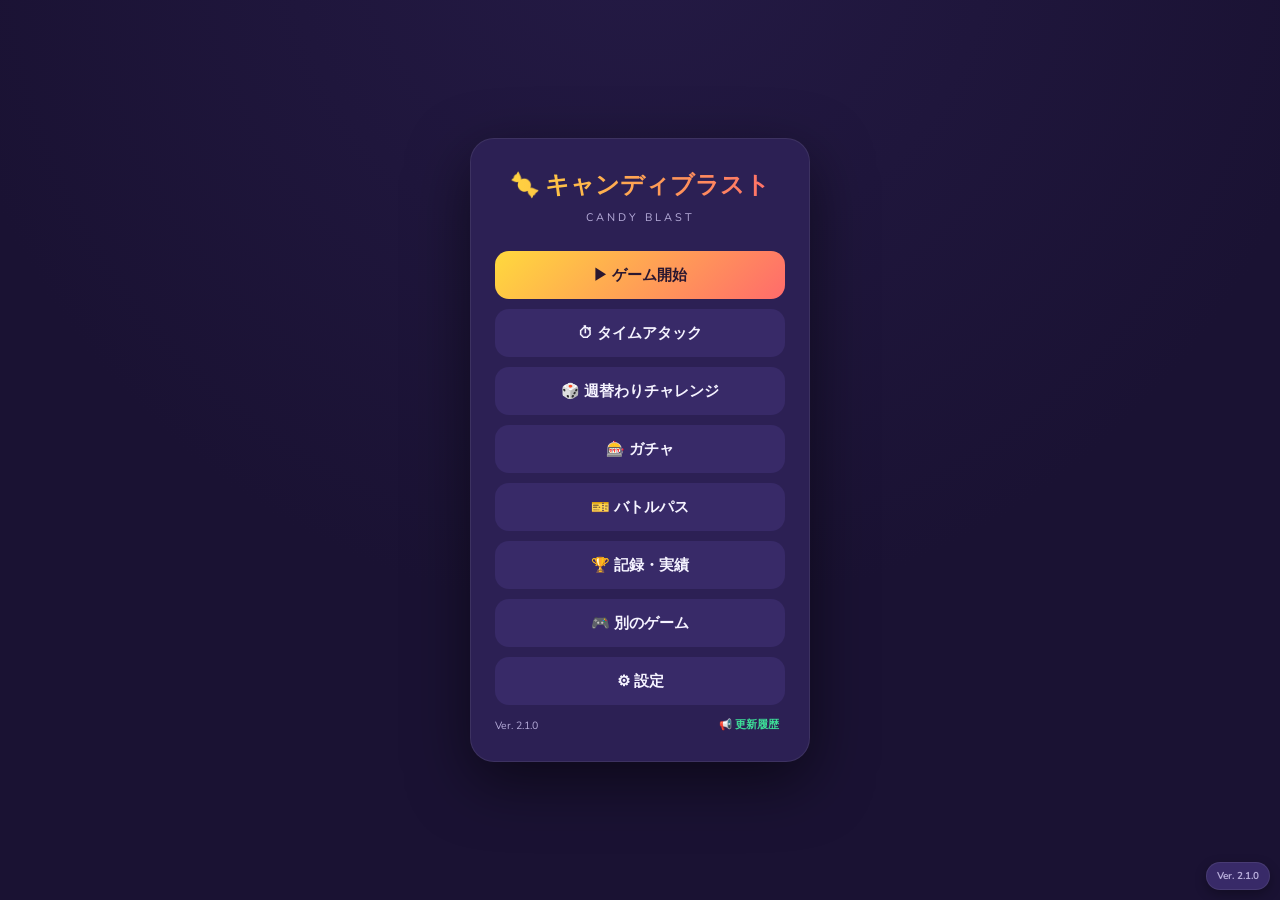
<file: index.html>
<!DOCTYPE html>
<html lang="ja">
<head>
<meta charset="UTF-8">
<meta name="viewport" content="width=device-width, initial-scale=1.0, maximum-scale=1.0, user-scalable=no, viewport-fit=cover">
<title>わんわんだふるごりらっぱ</title>
<meta name="app-version" content="2026.10.08-1">
<link rel="preconnect" href="https://fonts.googleapis.com">
<link href="https://fonts.googleapis.com/css2?family=Baloo+2:wght@500;700;800&family=Nunito:wght@400;600;700;800&display=swap" rel="stylesheet">
<link rel="stylesheet" href="styles.css">
</head>
<body>
<div id="titleScreen" class="title-screen">
  <div class="title-card">
    <div class="title-logo">🍬 キャンディブラスト</div>
    <div class="title-sub">CANDY BLAST</div>
    <button class="title-menu-btn primary" id="titleStartBtn">▶ ゲーム開始</button>
    <button class="title-menu-btn" id="titleTimeAttackBtn">⏱ タイムアタック</button>
    <button class="title-menu-btn" id="titleWeeklyBtn">🎲 週替わりチャレンジ</button>
    <button class="title-menu-btn" id="titleGachaBtn">🎰 ガチャ</button>
    <button class="title-menu-btn" id="titleBattlePassBtn">🎫 バトルパス</button>
    <button class="title-menu-btn" id="titleRecordsBtn">🏆 記録・実績</button>
<button class="title-menu-btn" id="titleOtherGamesBtn">🎮 別のゲーム</button>
    <button class="title-menu-btn" id="titleSettingsBtn">⚙ 設定</button>
    <div class="title-version-row">
      <span>Ver. 2.1.0</span>
      <button id="titleChangelogBtn">📢 更新履歴</button>
    </div>
  </div>
</div>

<div id="versionBadge">Ver. 2.1.0</div>
<div id="changelogPanel"></div>
<div id="eventCountdownBadge" style="display:none;"><span id="eventCountdownText">⏰ --:--:--</span></div>

<div id="app">
  <header>
    <div class="title-wrap">
      <div class="title" id="backButton">🏠 メニューに戻る</div>
      <div class="mode-badge" id="modeBadge"></div>
    </div>
    <div class="header-right">
      <div class="pill-btn" id="questBtn">📋</div>
      <div class="icon-btn" id="settingsBtn" title="設定">⚙️</div>
<div class="icon-btn" id="soundBtn">🔊</div>
      <div class="icon-btn" id="musicBtn" title="BGM">🎵</div> 
      <div class="icon-btn" id="accountBtn">👤</div>
      <div class="icon-btn" id="rankingBtn" title="ランキング">🏆</div>
      <div class="icon-btn" id="adminPanelBtn" title="管理者パネル" style="display:none;">🔧</div>
      <div class="icon-btn" id="friendsBtn" title="フレンド・DM">
        👥
        <span class="unread-dot" id="friendsDot"></span>
        <span class="mention-badge" id="friendsMentionBadge">0</span>
      </div>
      <div class="icon-btn" id="chatBtn" title="チャット">
        💬
        <span class="unread-dot" id="chatDot"></span>
        <span class="mention-badge" id="chatMentionBadge">0</span>
      </div>
    </div>
  </header>

  <div class="scoreboard">
    <div class="score-card"><div class="label">score</div><div class="value" id="scoreVal">0</div></div>
    <div class="score-card best"><div class="label">best</div><div class="value" id="bestVal">0</div></div>
    <div class="score-card coins"><div class="label">🪙 coin</div><div class="value" id="coinVal">0</div></div>
    <div class="score-card timer" id="timeAttackCard" style="display:none;"><div class="label">⏱ time</div><div class="value" id="timeAttackVal">0:60</div></div>
  </div>

  <div id="board-wrap">
    <div id="board"></div>
    <div class="combo-text" id="comboText"></div>
  </div>

  <div id="tray"></div>

<div id="tetris-wrap">
    <div class="tetris-vs-layout">
      <div class="tetris-vs-side">
        <div class="tetris-vs-label you">👤 あなた</div>
        <div id="tetrisBoard"></div>
        <div class="tetris-vs-score"><span>SCORE</span><b id="tetrisPlayerScore">0</b></div>
      </div>
      <div class="tetris-hud">
        <div class="vs-badge">VS</div>
        <div>
          <div class="tetris-next-label">HOLD</div>
          <div id="tetrisHoldBox"></div>
        </div>
        <div>
          <div class="tetris-next-label">NEXT</div>
          <div id="tetrisNext"></div>
        </div>
        <div class="tetris-info">
          <div>LEVEL<b id="tetrisLevel">1</b></div>
          <div>LINES<b id="tetrisLines">0</b></div>
        </div>
      </div>
      <div class="tetris-vs-side" id="tetrisAiSide">
        <div class="tetris-vs-label ai">🤖 AI</div>
        <div id="tetrisAiBoard"></div>
        <div class="tetris-vs-score"><span>SCORE</span><b id="tetrisAiScore">0</b></div>
      </div>
      <div class="combo-text" id="tetrisComboText"></div>
    </div>
    <div class="tetris-hud-bottom">
      <div class="tetris-help-btn" id="tetrisHelpBtn">❓ 操作説明</div>
      <div class="tetris-help-panel" id="tetrisHelpPanel"></div>
    </div>
    <div class="tetris-controls">
      <div class="tetris-btn hold" id="tBtnHold">⇄ HOLD</div>
      <div class="tetris-btn" id="tBtnRotate">⟳</div>
      <div class="tetris-btn" id="tBtnLeft">◀</div>
      <div class="tetris-btn" id="tBtnRight">▶</div>
      <div class="tetris-btn wide" id="tBtnSoft">▼ ソフトドロップ</div>
      <div class="tetris-btn wide hard" id="tBtnHard">⤓ ハードドロップ（一気に落とす）</div>
    </div>
  </div>
</div>

<div id="ghost" style="display:none;"></div>

<div id="overlay">
  <div class="panel-box">
    <h2>🔥 ゲームオーバー</h2>
    <div class="final-score" id="finalScore">0</div>
    <div class="sub" id="newBestNote">お疲れさまでした！</div>
    <div class="sub" id="coinEarnedNote" style="color:var(--gold); font-weight:700;"></div>
    <div class="sub" id="duelResultNote" style="color:var(--mint); font-weight:800; margin-top:6px;"></div>
    <button class="primary-btn" id="restartBtn">もう一度</button>
  </div>
</div>

<div id="modalOverlay">
  <div class="panel-box" id="modalBox" style="position:relative;">
    <button class="close-x" id="modalClose">×</button>
    <div id="modalContent"></div>
  </div>
</div>

<script src="config.js"></script>
<script src="script.js"></script>
</body>
</html>
</file>
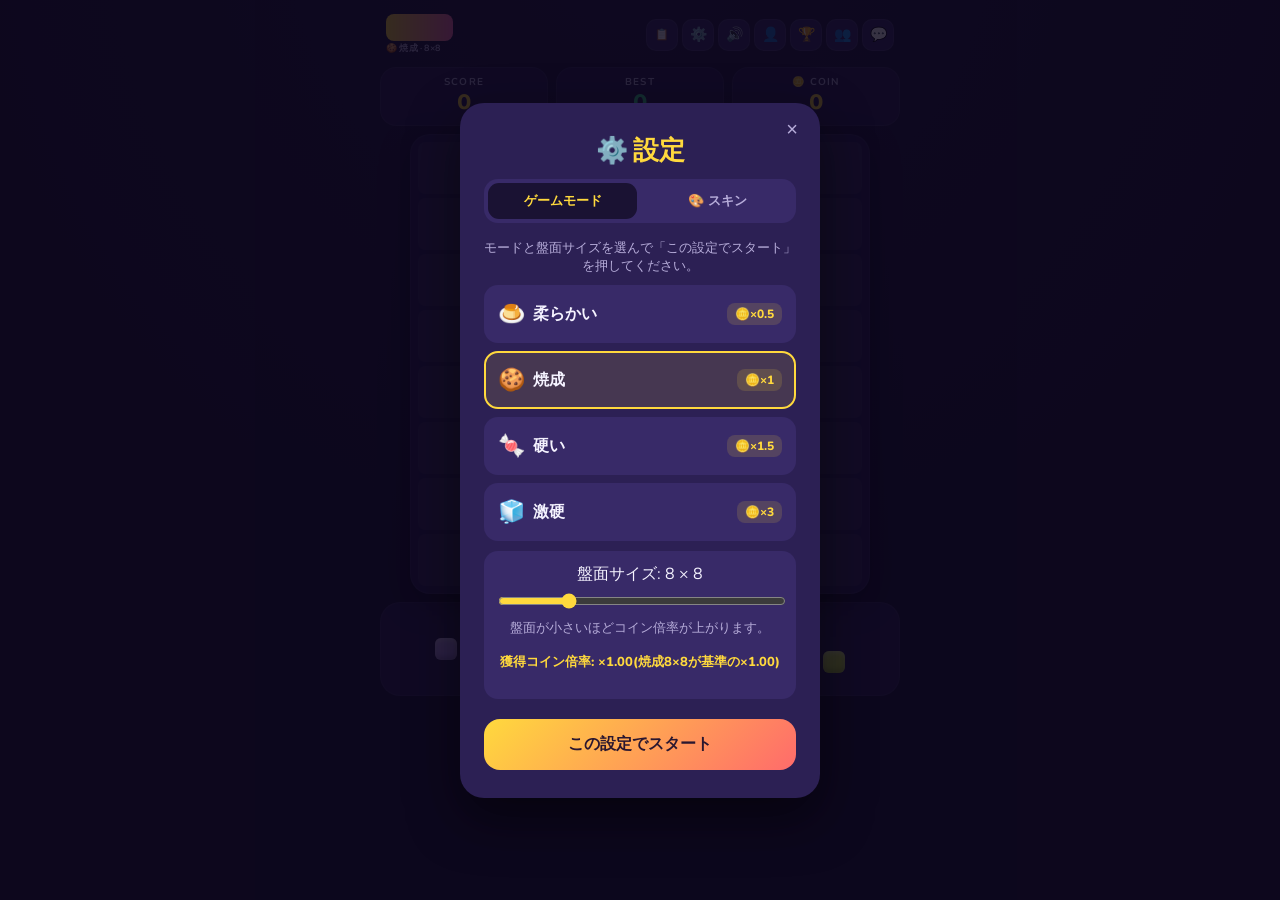
<file: frontend/index.html>
<!DOCTYPE html>
<html lang="ja">
<head>
<meta charset="UTF-8">
<meta name="viewport" content="width=device-width, initial-scale=1.0, maximum-scale=1.0, user-scalable=no, viewport-fit=cover">
<title>キャンディブラスト</title>
<link rel="preconnect" href="https://fonts.googleapis.com">
<link href="https://fonts.googleapis.com/css2?family=Baloo+2:wght@500;700;800&family=Nunito:wght@400;600;700;800&display=swap" rel="stylesheet">
<style>
  :root{
    --bg-deep:#1a1233; --bg-deep2:#241a45;
    --panel:#2c2054; --panel-light:#382a68;
    --gold:#FFD93D; --coral:#FF6B6B; --mint:#3DDC97;
    --blue:#4D96FF; --purple:#B18CFF; --pink:#FF6FB5; --lime:#C6E62D;
    --text:#F5F3FF; --text-dim:#B7ADDA;
  }
  *{box-sizing:border-box; -webkit-tap-highlight-color:transparent;}
  html,body{
    margin:0; padding:0; height:100%;
    background:radial-gradient(circle at 50% -10%, var(--bg-deep2), var(--bg-deep) 60%);
    font-family:'Nunito', sans-serif; color:var(--text);
    overflow:hidden; touch-action:none; user-select:none;
    touch-action: pan-x pan-y;
    -webkit-text-size-adjust: 100%;
  }
  img, canvas, video, iframe { max-width:100%; touch-action:none; }
  #app{ display:flex; flex-direction:column; align-items:center; height:100%; width:100%;
    padding: max(10px, env(safe-area-inset-top)) 12px max(10px, env(safe-area-inset-bottom)); gap:8px; }
  header{ width:100%; max-width:520px; display:flex; align-items:center; justify-content:space-between; padding:4px 6px; gap:8px; flex-wrap:wrap; row-gap:6px; }
  .title-wrap{ display:flex; flex-direction:column; gap:1px; flex-shrink:0; }
  .title{ 
    font-family:'Baloo 2', sans-serif; font-weight:800; font-size:clamp(13px, 2.8vw, 18px);
    background:linear-gradient(90deg, var(--gold), var(--pink)); 
    -webkit-background-clip:text; background-clip:text; color:transparent;
    cursor: pointer;
    padding: 2px 6px;
    border-radius: 8px;
    transition: background 0.2s ease;
    display: inline-flex;
    align-items: center;
    gap: 3px;
    line-height: 1.3;
    white-space:nowrap;
  }
  .title:hover{ background:rgba(255,255,255,0.08); }
  .title .back-arrow{ font-family:-apple-system,BlinkMacSystemFont,"Segoe UI",Helvetica,Arial,sans-serif; font-size:0.9em; }
  .mode-badge{ font-size:9px; color:var(--text-dim); font-weight:700; letter-spacing:0.2px; white-space:nowrap; }
  .header-right{ display:flex; align-items:center; gap:4px; flex-shrink:0; flex-wrap:wrap; justify-content:flex-end; row-gap:6px; }
  .icon-btn{ width:32px;height:32px;border-radius:10px; background:var(--panel-light); position:relative;
    border:1px solid rgba(255,255,255,0.08); display:flex;align-items:center;justify-content:center; font-size:14px; cursor:pointer; flex-shrink:0; }
  .pill-btn{ height:32px; border-radius:10px; background:var(--panel-light); border:1px solid rgba(255,255,255,0.08);
    display:flex; align-items:center; gap:4px; padding:0 8px; font-size:11px; font-weight:700; cursor:pointer; color:var(--text); white-space:nowrap; }
  .unread-dot{ position:absolute; top:1px; right:1px; width:9px; height:9px; border-radius:50%;
    background:#fff; box-shadow:0 0 5px rgba(255,255,255,0.9), 0 0 0 2px var(--panel-light); display:none; }
  .unread-dot.show{ display:block; }
  .mention-badge{ position:absolute; top:-6px; right:-6px; min-width:16px; height:16px; padding:0 3px;
    border-radius:8px; background:var(--coral); color:#fff; font-size:10px; font-weight:800; z-index:2;
    display:none; align-items:center; justify-content:center; line-height:1; box-shadow:0 0 0 2px var(--bg-deep); }
  .mention-badge.show{ display:flex; }

  .scoreboard{ width:100%; max-width:520px; display:flex; gap:8px; }
  .score-card{ flex:1; background:var(--panel); border-radius:16px; padding:7px 10px; text-align:center;
    border:1px solid rgba(255,255,255,0.06); }
  .score-card .label{ font-size:10px; letter-spacing:1.2px; color:var(--text-dim); font-weight:700; text-transform:uppercase; }
  .score-card .value{ font-family:'Baloo 2', sans-serif; font-size:clamp(18px,4.6vw,24px); font-weight:700; color:var(--gold); line-height:1.2; }
  .score-card.best .value{ color:var(--mint); }
  .score-card.coins .value{ color:var(--gold); }

  #board-wrap{ position:relative; width:min(90vw, 54vh, 460px); aspect-ratio:1/1; }
  #board{ position:relative; width:100%; height:100%; display:grid; grid-template-columns:repeat(8,1fr);
    grid-template-rows:repeat(8,1fr); gap:4px; background:var(--panel); border-radius:20px; padding:8px;
    box-shadow: 0 10px 30px rgba(0,0,0,0.35), inset 0 0 0 1px rgba(255,255,255,0.05); }
  .cell{ border-radius:7px; background:rgba(255,255,255,0.055); position:relative; transition:background 0.12s ease; }
  .cell.filled{ box-shadow: inset 0 3px 6px rgba(255,255,255,0.35), inset 0 -4px 8px rgba(0,0,0,0.25); }
  .cell.preview-ok{ background: rgba(61,220,151,0.35); }
  .cell.preview-bad{ background: rgba(255,107,107,0.35); }
  @keyframes popIn{ 0%{ transform:scale(0.5); opacity:0.4; } 60%{ transform:scale(1.08); opacity:1; } 100%{ transform:scale(1); } }
  .cell.just-placed{ animation:popIn 0.18s ease-out; }
  @keyframes clearFlash{ 0%{ filter:brightness(1); transform:scale(1); opacity:1; } 40%{ filter:brightness(2.2); transform:scale(1.12); }
    100%{ filter:brightness(2.2); transform:scale(0.2); opacity:0; } }
  .cell.clearing{ animation:clearFlash 0.38s ease-in forwards; z-index:5; }

  #tray{ width:100%; max-width:520px; display:flex; justify-content:space-between; align-items:center; gap:6px;
    background:var(--panel); border-radius:20px; padding:10px; min-height:90px; box-shadow: inset 0 0 0 1px rgba(255,255,255,0.05); }
  .tray-slot{ flex:1; display:flex; align-items:center; justify-content:center; min-height:74px; border-radius:14px; position:relative; }
  .tray-slot.dragging-source{ opacity:0.15; }
  .piece-grid{ display:grid; gap:3px; pointer-events:none; }
  .piece-cell{ border-radius:6px; box-shadow: inset 0 2px 4px rgba(255,255,255,0.4), inset 0 -3px 5px rgba(0,0,0,0.2); }
  .piece-cell.empty{ visibility:hidden; }

  #ghost{ position:fixed; left:0; top:0; display:grid; gap:4px; pointer-events:none; z-index:999;
    filter:drop-shadow(0 10px 16px rgba(0,0,0,0.45)); }
  .ghost-cell{ border-radius:7px; box-shadow: inset 0 3px 6px rgba(255,255,255,0.4), inset 0 -4px 8px rgba(0,0,0,0.25); }
  .ghost-cell.empty{ visibility:hidden; }

  .combo-text{ position:absolute; left:50%; top:38%; transform:translate(-50%,-50%) scale(0.4);
    font-family:'Baloo 2', sans-serif; font-weight:800; font-size:clamp(20px,6.5vw,34px); color:var(--gold);
    text-shadow:0 0 12px rgba(255,217,61,0.8), 0 3px 0 rgba(0,0,0,0.35); opacity:0; z-index:20; white-space:nowrap; pointer-events:none; text-align:center; }
  @keyframes comboPop{ 0%{ opacity:0; transform:translate(-50%,-50%) scale(0.4) rotate(-4deg); }
    25%{ opacity:1; transform:translate(-50%,-50%) scale(1.15) rotate(2deg); }
    70%{ opacity:1; transform:translate(-50%,-60%) scale(1.0) rotate(0deg); }
    100%{ opacity:0; transform:translate(-50%,-90%) scale(0.9) rotate(0deg); } }
  .combo-text.show{ animation:comboPop 0.9s ease-out forwards; }
  .combo-text.bonus{ animation:comboPop 0.9s ease-out forwards; color:var(--mint); }
  .combo-text.mega{ font-size:clamp(26px,9vw,46px); text-shadow:0 0 22px rgba(255,217,61,0.95), 0 0 40px rgba(255,111,181,0.6), 0 3px 0 rgba(0,0,0,0.4); }

  .coin-float{ position:fixed; font-family:'Baloo 2',sans-serif; font-weight:700; color:var(--gold); font-size:18px;
    z-index:40; pointer-events:none; text-shadow:0 2px 4px rgba(0,0,0,0.4); }
  @keyframes coinFloat{ 0%{ opacity:1; transform:translateY(0);} 100%{ opacity:0; transform:translateY(-46px);} }

  .confetti{ position:fixed; width:8px; height:8px; border-radius:2px; pointer-events:none; z-index:30; }
  @keyframes confettiBurst{ to{ transform: translate(var(--dx), var(--dy)) rotate(var(--rot)); opacity:0; } }

  #overlay, #modalOverlay{ position:fixed; inset:0; background:rgba(10,6,25,0.82); display:none; align-items:center; justify-content:center; z-index:200; padding:16px; }
  #overlay.show, #modalOverlay.show{ display:flex; }
  .panel-box{ background:var(--panel); border-radius:24px; padding:28px 24px; text-align:center; width:min(90vw, 360px);
    box-shadow:0 20px 50px rgba(0,0,0,0.5); max-height:88vh; overflow-y:auto; }
  .panel-box h2{ font-family:'Baloo 2', sans-serif; font-size:26px; margin:0 0 6px; color:var(--coral); }
  .panel-box .final-score{ font-family:'Baloo 2', sans-serif; font-size:40px; color:var(--gold); margin:8px 0; }
  .panel-box .sub{ color:var(--text-dim); font-size:13px; margin-bottom:16px; }
  .primary-btn{ background:linear-gradient(135deg, var(--gold), var(--coral)); border:none; border-radius:16px;
    padding:13px 26px; font-family:'Baloo 2', sans-serif; font-weight:700; font-size:16px; color:#2a1730; cursor:pointer; width:100%; margin-top:6px; }
  .ghost-btn{ background:transparent; border:1px solid rgba(255,255,255,0.15); border-radius:16px; padding:11px 20px;
    font-weight:700; font-size:14px; color:var(--text); cursor:pointer; width:100%; margin-top:8px; }

  .tab-row{ display:flex; gap:6px; margin-bottom:16px; background:var(--panel-light); border-radius:14px; padding:4px; flex-wrap:wrap; }
  .tab-btn{ flex:1; border:none; background:transparent; color:var(--text-dim); font-weight:700; font-size:13px;
    padding:9px 4px; border-radius:11px; cursor:pointer; min-width:50px; }
  .tab-btn.active{ background:var(--bg-deep); color:var(--gold); }
  .auth-form{ display:none; flex-direction:column; gap:10px; text-align:left; }
  .auth-form.active{ display:flex; }
  .auth-form label{ font-size:12px; color:var(--text-dim); font-weight:700; }
  .auth-form input{ width:100%; padding:11px 12px; border-radius:12px; border:1px solid rgba(255,255,255,0.12);
    background:var(--bg-deep2); color:var(--text); font-size:15px; font-family:'Nunito',sans-serif; }
  .auth-form input:focus{ outline:2px solid var(--gold); }
  .auth-msg{ font-size:12.5px; min-height:16px; margin-top:2px; }
  .auth-msg.error{ color:var(--coral); }
  .auth-msg.ok{ color:var(--mint); }
  .close-x{ position:absolute; top:14px; right:16px; font-size:20px; color:var(--text-dim); cursor:pointer; background:none; border:none; }

  .quest-item{ background:var(--panel-light); border-radius:14px; padding:12px; text-align:left; margin-bottom:10px; }
  .quest-item .qtitle{ font-weight:700; font-size:14px; margin-bottom:6px; }
  .quest-bar-bg{ background:rgba(255,255,255,0.1); border-radius:8px; height:8px; overflow:hidden; margin-bottom:8px; }
  .quest-bar-fill{ background:linear-gradient(90deg, var(--mint), var(--lime)); height:100%; border-radius:8px; transition:width 0.3s ease; }
  .quest-foot{ display:flex; justify-content:space-between; align-items:center; font-size:12px; color:var(--text-dim); }
  .claim-btn{ background:var(--gold); border:none; border-radius:10px; padding:6px 12px; font-weight:800; font-size:12px; color:#2a1730; cursor:pointer; }
  .claim-btn:disabled{ background:rgba(255,255,255,0.15); color:var(--text-dim); cursor:default; }

  .mode-card{ background:var(--panel-light); border-radius:14px; padding:12px; margin-bottom:8px; text-align:left;
    cursor:pointer; border:2px solid transparent; transition:border-color 0.15s ease, background 0.15s ease; }
  .mode-card.selected{ border-color:var(--gold); background:rgba(255,217,61,0.12); }
  .mode-card-head{ display:flex; align-items:center; gap:8px; font-weight:800; font-size:16px; }
  .mode-emoji{ font-size:22px; }
  .coin-tag{ margin-left:auto; font-size:12px; font-weight:800; color:var(--gold); background:rgba(255,217,61,0.14);
    border-radius:8px; padding:3px 8px; }
  .size-row{ background:var(--panel-light); border-radius:14px; padding:12px; margin:10px 0 14px; }
  .size-row input[type=range]{ width:100%; accent-color:var(--gold); margin-top:6px; }
  .size-row input[type=range]:disabled{ opacity:0.4; }

  .skin-swatches{ display:flex; gap:5px; }
  .swatch{ width:20px; height:20px; border-radius:50%; box-shadow: inset 0 2px 3px rgba(255,255,255,0.4), inset 0 -2px 3px rgba(0,0,0,0.2); }

  .admin-setting-item {
    background: var(--panel-light);
    border-radius: 14px;
    padding: 12px;
    margin-bottom: 10px;
    text-align: left;
  }
  .admin-setting-item .label-row {
    display: flex;
    justify-content: space-between;
    align-items: center;
    margin-bottom: 6px;
  }
  .admin-setting-item .label-row span {
    font-weight: 700;
    font-size: 14px;
  }
  .admin-setting-item input[type="text"] {
    width: 100%;
    padding: 8px 12px;
    border-radius: 10px;
    border: 1px solid rgba(255,255,255,0.12);
    background: var(--bg-deep2);
    color: var(--text);
    font-size: 14px;
    font-family: 'Nunito', sans-serif;
    margin-bottom: 6px;
  }
  .admin-setting-item input[type="text"]:focus {
    outline: 2px solid var(--gold);
  }
  .toggle-switch {
    position: relative;
    width: 48px;
    height: 28px;
    background: rgba(255,255,255,0.15);
    border-radius: 14px;
    cursor: pointer;
    transition: background 0.3s ease;
    flex-shrink: 0;
  }
  .toggle-switch.active {
    background: var(--gold);
  }
  .toggle-switch .knob {
    position: absolute;
    top: 3px;
    left: 3px;
    width: 22px;
    height: 22px;
    background: white;
    border-radius: 50%;
    transition: transform 0.3s ease;
    box-shadow: 0 2px 4px rgba(0,0,0,0.3);
  }
  .toggle-switch.active .knob {
    transform: translateX(20px);
  }
  .block-grid-preview {
    display: grid;
    gap: 2px;
    margin-top: 4px;
  }
  .block-grid-preview .block-cell {
    aspect-ratio: 1/1;
    border-radius: 3px;
    background: var(--gold);
  }
  .block-grid-preview .block-cell.empty {
    background: transparent;
  }
  .cmd-output {
    background: var(--bg-deep2);
    border-radius: 10px;
    padding: 10px;
    margin-top: 6px;
    font-size: 13px;
    max-height: 150px;
    overflow-y: auto;
    white-space: pre-wrap;
    color: var(--text-dim);
    border: 1px solid rgba(255,255,255,0.05);
    font-family: 'Courier New', monospace;
    text-align: left;
  }
  .cmd-output .success { color: var(--mint); }
  .cmd-output .error { color: var(--coral); }
  .cmd-output .info { color: var(--gold); }
  .ranking-tab-content { display: none; }
  .ranking-tab-content.active { display: block; }

  /* ===== フレンド／DM ===== */
  .friend-item{ display:flex; align-items:center; gap:8px; background:var(--panel-light); border-radius:14px;
    padding:10px 12px; margin-bottom:8px; text-align:left; }
  .friend-item .fname{ font-weight:800; font-size:14px; flex:1; cursor:pointer; }
  .friend-item .fsub{ font-size:11px; color:var(--text-dim); }
  .friend-item .fbtn{ border:none; border-radius:10px; padding:6px 10px; font-weight:800; font-size:11px; cursor:pointer; flex-shrink:0; }
  .fbtn.accept{ background:var(--mint); color:#0b2a1f; }
  .fbtn.decline{ background:rgba(255,255,255,0.12); color:var(--text); }
  .fbtn.remove{ background:var(--coral); color:#fff; }
  .fbtn.dm{ background:var(--gold); color:#2a1730; }
  .friend-add-row{ display:flex; gap:6px; margin-bottom:14px; }
  .friend-add-row input{ flex:1; padding:10px 12px; border-radius:12px; border:1px solid rgba(255,255,255,0.12);
    background:var(--bg-deep2); color:var(--text); font-size:14px; font-family:'Nunito',sans-serif; }
  .friend-item .funread{ background:var(--coral); color:#fff; font-size:10px; font-weight:800; border-radius:8px;
    padding:1px 6px; margin-left:4px; }
  .dm-bubble-row{ display:flex; margin-bottom:6px; }
  .dm-bubble-row.mine{ justify-content:flex-end; }
  .dm-bubble{ max-width:75%; padding:8px 12px; border-radius:14px; font-size:13.5px; word-break:break-word; text-align:left; }
  .dm-bubble-row.mine .dm-bubble{ background:linear-gradient(135deg,var(--gold),var(--coral)); color:#2a1730; border-bottom-right-radius:4px; }
  .dm-bubble-row:not(.mine) .dm-bubble{ background:var(--panel-light); border-bottom-left-radius:4px; }
  .dm-time{ font-size:9px; color:var(--text-dim); margin-top:2px; }
  .mention-tag{ color:var(--gold); font-weight:800; }
  .empty-hint{ text-align:center; color:var(--text-dim); font-size:13px; padding:16px 0; }

  /* ===== 派手なコンボ演出 ===== */
  @keyframes boardShake{ 0%,100%{ transform:translate(0,0); } 20%{ transform:translate(-4px,3px); }
    40%{ transform:translate(4px,-3px); } 60%{ transform:translate(-3px,-2px); } 80%{ transform:translate(3px,2px); } }
  #board-wrap.shake{ animation:boardShake 0.36s ease-in-out; }
  @keyframes ringPulse{ 0%{ opacity:0.9; transform:translate(-50%,-50%) scale(0.2); } 100%{ opacity:0; transform:translate(-50%,-50%) scale(2.6); } }
  .shock-ring{ position:absolute; left:50%; top:50%; width:60px; height:60px; border-radius:50%;
    border:4px solid var(--gold); pointer-events:none; z-index:15; animation:ringPulse 0.6s ease-out forwards; }
  @keyframes screenFlash{ 0%{ opacity:0.85; } 100%{ opacity:0; } }
  .screen-flash{ position:fixed; inset:0; background:radial-gradient(circle at 50% 40%, rgba(255,255,255,0.9), rgba(255,217,61,0.35) 55%, transparent 80%);
    pointer-events:none; z-index:150; animation:screenFlash 0.55s ease-out forwards; }
  @keyframes starSpin{ 0%{ transform:translate(var(--sx0),var(--sy0)) rotate(0deg) scale(0.6); opacity:1; }
    100%{ transform:translate(var(--sx1),var(--sy1)) rotate(360deg) scale(1.1); opacity:0; } }
  .star-particle{ position:fixed; font-size:16px; pointer-events:none; z-index:32; animation:starSpin 0.8s ease-out forwards; }
</style>
</head>
<body>
<div id="app">
  <header>
    <div class="title-wrap">
      <div class="title" id="backButton"><span class="back-arrow">←</span> 戻る</div>
      <div class="mode-badge" id="modeBadge"></div>
    </div>
    <div class="header-right">
      <div class="pill-btn" id="questBtn">📋</div>
      <div class="icon-btn" id="settingsBtn" title="設定">⚙️</div>
      <div class="icon-btn" id="soundBtn">🔊</div>
      <div class="icon-btn" id="accountBtn">👤</div>
      <div class="icon-btn" id="rankingBtn" title="ランキング">🏆</div>
      <div class="icon-btn" id="adminPanelBtn" title="管理者パネル" style="display:none;">🔧</div>
      <div class="icon-btn" id="friendsBtn" title="フレンド・DM">
        👥
        <span class="unread-dot" id="friendsDot"></span>
        <span class="mention-badge" id="friendsMentionBadge">0</span>
      </div>
      <div class="icon-btn" id="chatBtn" title="チャット">
        💬
        <span class="unread-dot" id="chatDot"></span>
        <span class="mention-badge" id="chatMentionBadge">0</span>
      </div>
    </div>
  </header>

  <div class="scoreboard">
    <div class="score-card"><div class="label">score</div><div class="value" id="scoreVal">0</div></div>
    <div class="score-card best"><div class="label">best</div><div class="value" id="bestVal">0</div></div>
    <div class="score-card coins"><div class="label">🪙 coin</div><div class="value" id="coinVal">0</div></div>
  </div>

  <div id="board-wrap">
    <div id="board"></div>
    <div class="combo-text" id="comboText"></div>
  </div>

  <div id="tray"></div>
</div>

<div id="ghost" style="display:none;"></div>

<div id="overlay">
  <div class="panel-box">
    <h2>🔥 ゲームオーバー</h2>
    <div class="final-score" id="finalScore">0</div>
    <div class="sub" id="newBestNote">お疲れさまでした！</div>
    <div class="sub" id="coinEarnedNote" style="color:var(--gold); font-weight:700;"></div>
    <button class="primary-btn" id="restartBtn">もう一度</button>
  </div>
</div>

<div id="modalOverlay">
  <div class="panel-box" id="modalBox" style="position:relative;">
    <button class="close-x" id="modalClose">×</button>
    <div id="modalContent"></div>
  </div>
</div>

<script>
(function(){
  // ===================== 設定 =====================
  const API_BASE_URL = 'https://candyblast-server.onrender.com';

  // ===================== ズーム無効化 =====================
  document.addEventListener('gesturestart', function(e) { e.preventDefault(); });
  document.addEventListener('gesturechange', function(e) { e.preventDefault(); });
  document.addEventListener('gestureend', function(e) { e.preventDefault(); });

  // ===================== 戻るボタン =====================
  document.getElementById('backButton').addEventListener('click', function(e) {
    e.preventDefault();
    if (confirm('本当に戻りますか？\nゲームの進行は保存されません。')) {
      window.location.href = 'https://my-link-portal.onrender.com';
    }
  });

  // ===================== ゲーム本体 =====================
  let SIZE = 8;
  const COLORS = [
    {bg:'linear-gradient(135deg,#FF8B8B,#FF6B6B)'},
    {bg:'linear-gradient(135deg,#5FE3B3,#3DDC97)'},
    {bg:'linear-gradient(135deg,#6FB0FF,#4D96FF)'},
    {bg:'linear-gradient(135deg,#C9A8FF,#B18CFF)'},
    {bg:'linear-gradient(135deg,#FF95C9,#FF6FB5)'},
    {bg:'linear-gradient(135deg,#E1F065,#C6E62D)'},
    {bg:'linear-gradient(135deg,#FFE270,#FFD93D)'}
  ];

  const MODES = {
    soft:    { label:'柔らかい', emoji:'🍮' },
    baked:   { label:'焼成',     emoji:'🍪' },
    hard:    { label:'硬い',     emoji:'🍬' },
    extreme: { label:'激硬',     emoji:'🧊' }
  };
  let currentMode = 'baked';

  const MODE_COIN_MULT = { soft:0.5, baked:1.0, hard:1.5, extreme:3.0 };
  function sizeCoinMult(size){ return 8 / size; }
  function coinMultiplier(mode, size){
    const m = mode || currentMode, s = (m==='extreme') ? 8 : (size || SIZE);
    return MODE_COIN_MULT[m] * sizeCoinMult(s);
  }

  // ===================== スキン =====================
  const SKINS = [
    { id:'default', name:'ミッドナイトキャンディ', price:0, desc:'定番のパープル×ゴールドの夜空テーマ。',
      vars:{ '--bg-deep':'#1a1233','--bg-deep2':'#241a45','--panel':'#2c2054','--panel-light':'#382a68',
        '--gold':'#FFD93D','--coral':'#FF6B6B','--mint':'#3DDC97','--blue':'#4D96FF','--purple':'#B18CFF',
        '--pink':'#FF6FB5','--lime':'#C6E62D','--text':'#F5F3FF','--text-dim':'#B7ADDA' },
      titleGrad:'linear-gradient(90deg, #FFD93D, #FF6FB5)',
      colors:[
        {bg:'linear-gradient(135deg,#FF8B8B,#FF6B6B)'},{bg:'linear-gradient(135deg,#5FE3B3,#3DDC97)'},
        {bg:'linear-gradient(135deg,#6FB0FF,#4D96FF)'},{bg:'linear-gradient(135deg,#C9A8FF,#B18CFF)'},
        {bg:'linear-gradient(135deg,#FF95C9,#FF6FB5)'},{bg:'linear-gradient(135deg,#E1F065,#C6E62D)'},
        {bg:'linear-gradient(135deg,#FFE270,#FFD93D)'}
      ] },
    { id:'sunset', name:'サンセットソーダ', price:800, desc:'夕焼けとクリームソーダの暖色パレット。',
      vars:{ '--bg-deep':'#2b1024','--bg-deep2':'#4a1730','--panel':'#5c2038','--panel-light':'#742a44',
        '--gold':'#FFB74D','--coral':'#FF6B4A','--mint':'#FFD97D','--blue':'#FF8F6B','--purple':'#FF9AA8',
        '--pink':'#FF5E8E','--lime':'#FFDD6B','--text':'#FFF3E8','--text-dim':'#E3AFAF' },
      titleGrad:'linear-gradient(90deg,#FFB74D,#FF5E8E)',
      colors:[
        {bg:'linear-gradient(135deg,#FFB199,#FF7B54)'},{bg:'linear-gradient(135deg,#FFD97D,#FFB74D)'},
        {bg:'linear-gradient(135deg,#FF9AA8,#FF5E8E)'},{bg:'linear-gradient(135deg,#FFCF6B,#FF9A3C)'},
        {bg:'linear-gradient(135deg,#FF8AAE,#E8497A)'},{bg:'linear-gradient(135deg,#FFE29A,#FFC15E)'},
        {bg:'linear-gradient(135deg,#FF7E67,#E8503A)'}
      ] },
    { id:'ocean', name:'ディープオーシャン', price:1000, desc:'深海の静けさをまとったブルー×ティール。',
      vars:{ '--bg-deep':'#07161f','--bg-deep2':'#0c2733','--panel':'#123444','--panel-light':'#1a4557',
        '--gold':'#4DE0E0','--coral':'#FF8A65','--mint':'#3DDCC0','--blue':'#4DA6FF','--purple':'#6FA8DC',
        '--pink':'#5FC9E8','--lime':'#7FE0C6','--text':'#EAFBFF','--text-dim':'#8FC4D6' },
      titleGrad:'linear-gradient(90deg,#4DE0E0,#4DA6FF)',
      colors:[
        {bg:'linear-gradient(135deg,#6FE3D8,#3DDCC0)'},{bg:'linear-gradient(135deg,#6FB0FF,#3E7EDB)'},
        {bg:'linear-gradient(135deg,#7FE0C6,#39B893)'},{bg:'linear-gradient(135deg,#8FD3FF,#4DA6FF)'},
        {bg:'linear-gradient(135deg,#5FC9E8,#2E9BC2)'},{bg:'linear-gradient(135deg,#4DE0E0,#20B2B2)'},
        {bg:'linear-gradient(135deg,#A0F0E6,#5FD6C4)'}
      ] },
    { id:'neon', name:'ネオンナイト', price:1400, desc:'漆黒に浮かぶ蛍光カラーのサイバーテーマ。',
      vars:{ '--bg-deep':'#08060f','--bg-deep2':'#120a24','--panel':'#1c1030','--panel-light':'#28163f',
        '--gold':'#F5FF3D','--coral':'#FF3DBB','--mint':'#3DFFD5','--blue':'#3DAFFF','--purple':'#B93DFF',
        '--pink':'#FF3DBB','--lime':'#C6FF3D','--text':'#F2F0FF','--text-dim':'#9C8FCC' },
      titleGrad:'linear-gradient(90deg,#F5FF3D,#FF3DBB)',
      colors:[
        {bg:'linear-gradient(135deg,#FF6DD9,#FF3DBB)'},{bg:'linear-gradient(135deg,#5DFFE0,#3DFFD5)'},
        {bg:'linear-gradient(135deg,#6DC3FF,#3DAFFF)'},{bg:'linear-gradient(135deg,#CE7DFF,#B93DFF)'},
        {bg:'linear-gradient(135deg,#FF7DCF,#FF3DBB)'},{bg:'linear-gradient(135deg,#E0FF6D,#C6FF3D)'},
        {bg:'linear-gradient(135deg,#FBFF6D,#F5FF3D)'}
      ] },
    { id:'sakura', name:'さくらパステル', price:1200, desc:'春の花びらのようなやわらかいピンク×白。',
      vars:{ '--bg-deep':'#2a1a22','--bg-deep2':'#3d2530','--panel':'#4a2c3a','--panel-light':'#5c3849',
        '--gold':'#FFC1CC','--coral':'#FF9EB5','--mint':'#C8F0DD','--blue':'#B8D8F0','--purple':'#D9C1EA',
        '--pink':'#FFB3D1','--lime':'#E8F0B8','--text':'#FFF6F8','--text-dim':'#D9AFC0' },
      titleGrad:'linear-gradient(90deg,#FFC1CC,#D9C1EA)',
      colors:[
        {bg:'linear-gradient(135deg,#FFD1DC,#FF9EB5)'},{bg:'linear-gradient(135deg,#D6F5E3,#C8F0DD)'},
        {bg:'linear-gradient(135deg,#D2E7FA,#B8D8F0)'},{bg:'linear-gradient(135deg,#E9D8F5,#D9C1EA)'},
        {bg:'linear-gradient(135deg,#FFC7E0,#FFB3D1)'},{bg:'linear-gradient(135deg,#F1F5C6,#E8F0B8)'},
        {bg:'linear-gradient(135deg,#FFE3EA,#FFC1CC)'}
      ] },
    { id:'goldlux', name:'ゴールドラグジュアリー', price:2500, desc:'漆黒とゴールドの高級ジュエリーテーマ。',
      vars:{ '--bg-deep':'#0a0a0a','--bg-deep2':'#161412','--panel':'#211c16','--panel-light':'#332b1f',
        '--gold':'#F5D57A','--coral':'#E8A33D','--mint':'#D4B26A','--blue':'#C9A24A','--purple':'#B8934A',
        '--pink':'#F0C97A','--lime':'#E0C05A','--text':'#FBF3E0','--text-dim':'#B8A582' },
      titleGrad:'linear-gradient(90deg,#F5D57A,#E8A33D)',
      colors:[
        {bg:'linear-gradient(135deg,#F5D57A,#D4A94A)'},{bg:'linear-gradient(135deg,#F0C060,#D89B2E)'},
        {bg:'linear-gradient(135deg,#E8B84A,#C79430)'},{bg:'linear-gradient(135deg,#F5E0A0,#E0BA5A)'},
        {bg:'linear-gradient(135deg,#D9A94E,#B8873A)'},{bg:'linear-gradient(135deg,#F0D890,#DDB758)'},
        {bg:'linear-gradient(135deg,#EFCB74,#C99A3E)'}
      ] },
    { id:'emerald', name:'エメラルドヴェール', price:1600, desc:'深緑のジャングルに宿る宝石の輝き。',
      vars:{ '--bg-deep':'#04140f','--bg-deep2':'#082018','--panel':'#0e3226','--panel-light':'#154436',
        '--gold':'#3DFFA8','--coral':'#5CFF7A','--mint':'#3DDCA0','--blue':'#4DFFC8','--purple':'#7DFFB0',
        '--pink':'#8CFFD1','--lime':'#B6FF6B','--text':'#E9FFF5','--text-dim':'#8FC7AE' },
      titleGrad:'linear-gradient(90deg,#3DFFA8,#B6FF6B)',
      colors:[
        {bg:'linear-gradient(135deg,#5CFFB0,#20D18A)'},{bg:'linear-gradient(135deg,#8CFFD1,#3DDCA0)'},
        {bg:'linear-gradient(135deg,#4DFFC8,#20B58F)'},{bg:'linear-gradient(135deg,#B6FF6B,#7CD936)'},
        {bg:'linear-gradient(135deg,#7DFFB0,#2FBE7C)'},{bg:'linear-gradient(135deg,#D0FFA0,#9EE85A)'},
        {bg:'linear-gradient(135deg,#3DFFA8,#0FAE72)'}
      ] },
    { id:'galaxy', name:'ギャラクシードリーム', price:1800, desc:'渦巻く銀河と星屑をまとった幻想パレット。',
      vars:{ '--bg-deep':'#05041a','--bg-deep2':'#0c0930','--panel':'#150f45','--panel-light':'#1e1660',
        '--gold':'#C8A2FF','--coral':'#FF6EC7','--mint':'#7FE7FF','--blue':'#6E8CFF','--purple':'#B36EFF',
        '--pink':'#FF6EC7','--lime':'#9E7FFF','--text':'#F1ECFF','--text-dim':'#9C8FD6' },
      titleGrad:'linear-gradient(90deg,#C8A2FF,#FF6EC7)',
      colors:[
        {bg:'linear-gradient(135deg,#FF9EE0,#FF6EC7)'},{bg:'linear-gradient(135deg,#9EE7FF,#7FE7FF)'},
        {bg:'linear-gradient(135deg,#9EB0FF,#6E8CFF)'},{bg:'linear-gradient(135deg,#DDB0FF,#B36EFF)'},
        {bg:'linear-gradient(135deg,#FF9EE0,#E86EDB)'},{bg:'linear-gradient(135deg,#C6B0FF,#9E7FFF)'},
        {bg:'linear-gradient(135deg,#E8CFFF,#C8A2FF)'}
      ] },
    { id:'volcano', name:'ヴォルケーノブレイズ', price:1300, desc:'噴火するマグマの熱と灰の黒を纏う。',
      vars:{ '--bg-deep':'#140503','--bg-deep2':'#240906','--panel':'#3a0f08','--panel-light':'#54160c',
        '--gold':'#FFB627','--coral':'#FF4500','--mint':'#FF7A3D','--blue':'#FF9040','--purple':'#FF5E2E',
        '--pink':'#FF7A3D','--lime':'#FFD23D','--text':'#FFF1E0','--text-dim':'#D69880' },
      titleGrad:'linear-gradient(90deg,#FFB627,#FF4500)',
      colors:[
        {bg:'linear-gradient(135deg,#FF7A3D,#FF4500)'},{bg:'linear-gradient(135deg,#FFD23D,#FFB627)'},
        {bg:'linear-gradient(135deg,#FF9040,#E8380A)'},{bg:'linear-gradient(135deg,#FF5E2E,#C22E0C)'},
        {bg:'linear-gradient(135deg,#FFC15E,#FF8A1E)'},{bg:'linear-gradient(135deg,#FF3D3D,#B31C1C)'},
        {bg:'linear-gradient(135deg,#FFA23D,#E86A0A)'}
      ] },
    { id:'frost', name:'アークティックフロスト', price:1500, desc:'極寒のオーロラと氷結晶の透明感。',
      vars:{ '--bg-deep':'#031420','--bg-deep2':'#062331','--panel':'#0b3548','--panel-light':'#124861',
        '--gold':'#B7F5FF','--coral':'#7DE8FF','--mint':'#9CFFF0','--blue':'#5AC8FF','--purple':'#A0E0FF',
        '--pink':'#C9F5FF','--lime':'#B6FFEA','--text':'#EEFCFF','--text-dim':'#88C0D6' },
      titleGrad:'linear-gradient(90deg,#B7F5FF,#5AC8FF)',
      colors:[
        {bg:'linear-gradient(135deg,#D6FBFF,#9CFFF0)'},{bg:'linear-gradient(135deg,#9CE0FF,#5AC8FF)'},
        {bg:'linear-gradient(135deg,#B6FFEA,#6FE8C8)'},{bg:'linear-gradient(135deg,#C9E8FF,#7DA8FF)'},
        {bg:'linear-gradient(135deg,#A0E0FF,#4FA9E8)'},{bg:'linear-gradient(135deg,#E0FBFF,#B7F5FF)'},
        {bg:'linear-gradient(135deg,#7DE8FF,#33B8DB)'}
      ] },
    { id:'royal', name:'ロイヤルアメジスト', price:2200, desc:'王家の紫水晶と銀細工の格式高いテーマ。',
      vars:{ '--bg-deep':'#100519','--bg-deep2':'#1c0a2c','--panel':'#2b1042','--panel-light':'#3c1858',
        '--gold':'#D8B4FE','--coral':'#E879F9','--mint':'#C4B5FD','--blue':'#A78BFA','--purple':'#9333EA',
        '--pink':'#E879F9','--lime':'#C4B5FD','--text':'#F5EEFF','--text-dim':'#B79CDB' },
      titleGrad:'linear-gradient(90deg,#D8B4FE,#E879F9)',
      colors:[
        {bg:'linear-gradient(135deg,#E4C8FF,#C084FC)'},{bg:'linear-gradient(135deg,#F0ABFC,#E879F9)'},
        {bg:'linear-gradient(135deg,#C4B5FD,#A78BFA)'},{bg:'linear-gradient(135deg,#D9C4FF,#9333EA)'},
        {bg:'linear-gradient(135deg,#EAD0FF,#B366F0)'},{bg:'linear-gradient(135deg,#F5D9FF,#D8B4FE)'},
        {bg:'linear-gradient(135deg,#BFA0F5,#8B4FE0)'}
      ] },
    { id:'candyland', name:'キャンディランド祭典', price:1000, desc:'遊園地の光と綿菓子のようなにぎやかなポップ配色。',
      vars:{ '--bg-deep':'#1a0e2e','--bg-deep2':'#2a1642','--panel':'#391d57','--panel-light':'#4a2670',
        '--gold':'#FFE156','--coral':'#FF5E7C','--mint':'#5CFFCB','--blue':'#5CB8FF','--purple':'#C25CFF',
        '--pink':'#FF5CC8','--lime':'#CBFF5C','--text':'#FFFAF0','--text-dim':'#C9A8E0' },
      titleGrad:'linear-gradient(90deg,#FFE156,#FF5CC8)',
      colors:[
        {bg:'linear-gradient(135deg,#FF8FA3,#FF5E7C)'},{bg:'linear-gradient(135deg,#7CFFDD,#5CFFCB)'},
        {bg:'linear-gradient(135deg,#8FCDFF,#5CB8FF)'},{bg:'linear-gradient(135deg,#DA8FFF,#C25CFF)'},
        {bg:'linear-gradient(135deg,#FF8FE0,#FF5CC8)'},{bg:'linear-gradient(135deg,#E3FF8F,#CBFF5C)'},
        {bg:'linear-gradient(135deg,#FFEC8F,#FFE156)'}
      ] },
    { id:'obsidian', name:'オブシディアンヴェノム', price:2000, desc:'黒曜石の闇に猛毒の緑が走る、上級者向けダークテーマ。',
      vars:{ '--bg-deep':'#020202','--bg-deep2':'#0a0a0a','--panel':'#131313','--panel-light':'#1e1e1e',
        '--gold':'#39FF14','--coral':'#FF073A','--mint':'#39FF14','--blue':'#00FFFF','--purple':'#8B00FF',
        '--pink':'#FF073A','--lime':'#CCFF00','--text':'#F0FFF0','--text-dim':'#6E8C6E' },
      titleGrad:'linear-gradient(90deg,#39FF14,#00FFFF)',
      colors:[
        {bg:'linear-gradient(135deg,#39FF14,#1EA80D)'},{bg:'linear-gradient(135deg,#CCFF00,#8FB800)'},
        {bg:'linear-gradient(135deg,#00FFFF,#00A8A8)'},{bg:'linear-gradient(135deg,#8B00FF,#5A00A8)'},
        {bg:'linear-gradient(135deg,#FF073A,#A80426)'},{bg:'linear-gradient(135deg,#39FF88,#0DB859)'},
        {bg:'linear-gradient(135deg,#CFFF39,#94D40D)'}
      ] },
    { id:'sakuraroyale', name:'桜皇家ゴールド', price:3000, desc:'金箔と桜吹雪をあしらった、極めて豪華な限定テーマ。',
      vars:{ '--bg-deep':'#170a10','--bg-deep2':'#26111a','--panel':'#391a27','--panel-light':'#4d2434',
        '--gold':'#FFD700','--coral':'#FF7FA6','--mint':'#FFE9B0','--blue':'#FFC94D','--purple':'#E0A9C4',
        '--pink':'#FF9EC4','--lime':'#FFE066','--text':'#FFF6E9','--text-dim':'#D9AFC0' },
      titleGrad:'linear-gradient(90deg,#FFD700,#FF9EC4)',
      colors:[
        {bg:'linear-gradient(135deg,#FFE066,#FFD700)'},{bg:'linear-gradient(135deg,#FFC0DA,#FF9EC4)'},
        {bg:'linear-gradient(135deg,#FFE9B0,#FFC94D)'},{bg:'linear-gradient(135deg,#FFB8D6,#FF7FA6)'},
        {bg:'linear-gradient(135deg,#F5D6E4,#E0A9C4)'},{bg:'linear-gradient(135deg,#FFF0C6,#FFDD8A)'},
        {bg:'linear-gradient(135deg,#FFD9E8,#FFB0CE)'}
      ] }
  ];
  let ownedSkins = ['default'];
  let equippedSkin = 'default';

  const SHAPES = [
    [[0,0]],[[0,0]],
    [[0,0],[0,1]],[[0,0],[0,1]],
    [[0,0],[1,0]],[[0,0],[1,0]],
    [[0,0],[0,1],[0,2]],[[0,0],[1,0],[2,0]],
    [[0,0],[1,0],[1,1]],[[0,0],[0,1],[1,0]],[[0,0],[0,1],[1,1]],[[0,1],[1,0],[1,1]],
    [[0,0],[0,1],[0,2],[0,3]],[[0,0],[1,0],[2,0],[3,0]],
    [[0,0],[0,1],[1,0],[1,1]],[[0,0],[0,1],[1,0],[1,1]],
    [[0,0],[0,1],[0,2],[1,1]],[[1,0],[1,1],[1,2],[0,1]],
    [[0,0],[1,0],[2,0],[1,1]],[[0,1],[1,1],[2,1],[1,0]],
    [[0,0],[1,0],[2,0],[2,1]],[[0,1],[1,1],[2,1],[2,0]],
    [[0,1],[0,2],[1,0],[1,1]],[[0,0],[0,1],[1,1],[1,2]],
    [[0,1],[1,0],[1,1],[1,2],[2,1]],
    [[0,0],[0,1],[0,2],[0,3],[0,4]],[[0,0],[1,0],[2,0],[3,0],[4,0]],
    [[0,0],[0,1],[0,2],[1,0],[1,1],[1,2],[2,0],[2,1],[2,2]]
  ];

  const boardEl = document.getElementById('board');
  const boardWrapEl = document.getElementById('board-wrap');
  const trayEl = document.getElementById('tray');
  const ghostEl = document.getElementById('ghost');
  const scoreValEl = document.getElementById('scoreVal');
  const bestValEl = document.getElementById('bestVal');
  const coinValEl = document.getElementById('coinVal');
  const comboTextEl = document.getElementById('comboText');
  const overlayEl = document.getElementById('overlay');
  const finalScoreEl = document.getElementById('finalScore');
  const newBestNoteEl = document.getElementById('newBestNote');
  const coinEarnedNoteEl = document.getElementById('coinEarnedNote');
  const restartBtn = document.getElementById('restartBtn');
  const soundBtn = document.getElementById('soundBtn');
  const questBtn = document.getElementById('questBtn');
  const settingsBtn = document.getElementById('settingsBtn');
  const modeBadgeEl = document.getElementById('modeBadge');
  const accountBtn = document.getElementById('accountBtn');
  const rankingBtn = document.getElementById('rankingBtn');
  const adminPanelBtn = document.getElementById('adminPanelBtn');
  const chatBtn = document.getElementById('chatBtn');
  const friendsBtn = document.getElementById('friendsBtn');
  const friendsDot = document.getElementById('friendsDot');
  const friendsMentionBadge = document.getElementById('friendsMentionBadge');
  const chatDot = document.getElementById('chatDot');
  const chatMentionBadge = document.getElementById('chatMentionBadge');
  const modalOverlay = document.getElementById('modalOverlay');
  const modalContent = document.getElementById('modalContent');
  const modalClose = document.getElementById('modalClose');

  let board = [], cellEls = [], tray = [];
  let score = 0, best = 0, coins = 0, streak = 0, noClearStreak = 0;
  let soundOn = true;
  let dragState = null;

  let adminDisabledBlocks = [];
  let adminSafetyMode = false;

  const DAILY_STATS_DEFAULT = { linesCleared:0, piecesPlaced:0, combos:0, gamesPlayed:0, scoreEarned:0,
    bestSingleGameScore:0, tripleClearCount:0, maxComboStreak:0, hardModeGamesPlayed:0, maxNoClearStreak:0, bigPiecesPlaced:0 };
  let dailyStats = { date:'', ...DAILY_STATS_DEFAULT };
  let quests = [];

  let pendingMode = currentMode, pendingSize = SIZE;
  let authToken = null;
  let currentUserId = null;
  let playTime = 0;
  let playTimeInterval = null;

  // モード別ベストスコア
  let bestScores = { soft:0, baked:0, hard:0, extreme:0 };

  const STORAGE_BEST = 'candyblast-highscore';
  const STORAGE_BEST_SCORES = 'candyblast-bestScores-v1';
  const STORAGE_COINS = 'candyblast-coins';
  const STORAGE_QUESTS = 'candyblast-quests-v1';
  const STORAGE_SETTINGS = 'candyblast-settings-v1';
  const STORAGE_SKINS = 'candyblast-skins-v1';

  // ===================== ランキング用 =====================
  const RANKING_MODES = ['soft', 'baked', 'hard', 'extreme'];
  const RANKING_MODE_LABELS = {
    soft: '🍮 柔らかい',
    baked: '🍪 焼成',
    hard: '🍬 硬い',
    extreme: '🧊 激硬'
  };
  let currentRankingMode = 'soft';

  const RANKING_TYPES = ['score', 'coins', 'playtime'];
  const RANKING_TYPE_LABELS = {
    score: '🏆 スコア',
    coins: '🪙 コイン',
    playtime: '⏱️ プレイ時間'
  };
  let currentRankingType = 'score';
  let rankingPollInterval = null;

  function boardIndex(r,c){ return r*SIZE+c; }
  function todayKey(){ return new Date().toISOString().slice(0,10); }

  // ===================== プレイ時間計測 =====================
  function startPlayTimeTracking() {
    if (playTimeInterval) return;
    playTimeInterval = setInterval(() => { playTime++; }, 1000);
  }
  function stopPlayTimeTracking() {
    if (playTimeInterval) { clearInterval(playTimeInterval); playTimeInterval = null; }
  }
  function syncPlayTime() {
    if (!authToken) return;
    fetch(`${API_BASE_URL}/api/sync`, {
      method: 'POST',
      headers: { 'Content-Type':'application/json', 'Authorization':`Bearer ${authToken}` },
      body: JSON.stringify({ playTime })
    }).catch(() => {});
  }

  // ===================== ボード初期化 =====================
  function initBoard(){
    boardEl.innerHTML = ''; board = []; cellEls = [];
    const gap = SIZE<=8 ? 4 : (SIZE<=12 ? 3 : 2);
    const radius = SIZE<=8 ? 7 : (SIZE<=12 ? 5 : 3);
    boardEl.style.gridTemplateColumns = `repeat(${SIZE},1fr)`;
    boardEl.style.gridTemplateRows = `repeat(${SIZE},1fr)`;
    boardEl.style.gap = gap+'px';
    for(let r=0;r<SIZE;r++){
      for(let c=0;c<SIZE;c++){
        const cell = document.createElement('div');
        cell.className = 'cell';
        cell.style.borderRadius = radius+'px';
        boardEl.appendChild(cell);
        cellEls.push(cell);
        board.push({filled:false, colorIdx:-1});
      }
    }
  }

  function updateModeBadge(){
    const m = MODES[currentMode];
    if(m) modeBadgeEl.textContent = `${m.emoji} ${m.label} · ${SIZE}×${SIZE}`;
  }

  function applyMode(mode, size){
    currentMode = MODES[mode] ? mode : 'baked';
    SIZE = (currentMode==='extreme') ? 8 : Math.min(18, Math.max(5, size||8));
    saveSettings();
    updateModeBadge();
    overlayEl.classList.remove('show');
    score = 0; streak = 0; noClearStreak = 0;
    updateScoreUI();
    initBoard();
    fillTray();
  }

  function randomShapeColor(shape){
    return { shape, colorIdx: Math.floor(Math.random()*COLORS.length), used:false };
  }

  function boardFullnessRatio(){
    let filled = 0;
    for(let i=0;i<board.length;i++) if(board[i].filled) filled++;
    return filled / board.length;
  }

  function countValidPlacements(shape, pool){
    const shapes = pool || SHAPES;
    let count = 0;
    for(let r=0;r<SIZE;r++){
      for(let c=0;c<SIZE;c++){
        if(canPlaceAt(shape, r, c)) count++;
      }
    }
    return count;
  }

  function pickAdaptiveShape(aggressive, pool){
    const shapes = pool || SHAPES;
    const fullness = boardFullnessRatio();
    const threshold = aggressive ? 0.12 : 0.4;
    const maxBias = aggressive ? 6.0 : 3.2;
    const biasPower = fullness < threshold ? (aggressive ? 1.4 : 0) : ((fullness - threshold) / (1 - threshold)) * maxBias;
    if(biasPower <= 0) return shapes[Math.floor(Math.random()*shapes.length)];
    let totalWeight = 0;
    const weights = shapes.map(shape=>{
      const validCount = countValidPlacements(shape, shapes);
      const sizeBonus = 1 / shape.length;
      const weight = Math.pow(validCount + 0.05, biasPower) * (1 + sizeBonus);
      totalWeight += weight;
      return weight;
    });
    let r = Math.random() * totalWeight;
    for(let i=0;i<shapes.length;i++){
      r -= weights[i];
      if(r <= 0) return shapes[i];
    }
    return shapes[shapes.length-1];
  }

  function pickWeightedBigShape(pool){
    const shapes = pool || SHAPES;
    let totalWeight = 0;
    const weights = shapes.map(shape=>{
      const w = Math.pow(shape.length, 2.2);
      totalWeight += w;
      return w;
    });
    let r = Math.random() * totalWeight;
    for(let i=0;i<shapes.length;i++){
      r -= weights[i];
      if(r <= 0) return shapes[i];
    }
    return shapes[shapes.length-1];
  }

  function pickShapeForMode(pool){
    const shapes = pool || SHAPES;
    if(currentMode==='soft') return pickAdaptiveShape(true, shapes);
    if(currentMode==='hard') return shapes[Math.floor(Math.random()*shapes.length)];
    if(currentMode==='extreme') return pickWeightedBigShape(shapes);
    return pickAdaptiveShape(false, shapes);
  }

  function ensurePlayable(){
    if(currentMode==='hard' || currentMode==='extreme') return;
    if(currentMode==='soft'){
      tray.forEach((p,i)=>{
        if(p.used || anyValidPlacement(p.shape)) return;
        let bestShape = null, bestCount = -1;
        SHAPES.forEach(shape=>{
          const c = countValidPlacements(shape);
          if(c > bestCount){ bestCount = c; bestShape = shape; }
        });
        if(bestShape && bestCount > 0) tray[i] = randomShapeColor(bestShape);
      });
      return;
    }
    const anyFits = tray.some(p => !p.used && anyValidPlacement(p.shape));
    if(anyFits) return;
    let bestShape = null, bestCount = -1;
    SHAPES.forEach(shape=>{
      const c = countValidPlacements(shape);
      if(c > bestCount){ bestCount = c; bestShape = shape; }
    });
    if(bestShape && bestCount > 0) tray[0] = randomShapeColor(bestShape);
  }

  function fillTray(){
    let availableShapes = SHAPES;
    if (currentUserId === 'admin' && adminDisabledBlocks.length > 0) {
      availableShapes = SHAPES.filter((_, idx) => !adminDisabledBlocks.includes(idx));
      if (availableShapes.length === 0) availableShapes = SHAPES;
    }
    tray = [
      randomShapeColor(pickShapeForMode(availableShapes)),
      randomShapeColor(pickShapeForMode(availableShapes)),
      randomShapeColor(pickShapeForMode(availableShapes))
    ];
    ensurePlayable();
    renderTray();
    setTimeout(checkGameOver, 50);
  }

  function shapeBounds(shape){
    let maxR=0, maxC=0;
    shape.forEach(([r,c])=>{ maxR=Math.max(maxR,r); maxC=Math.max(maxC,c); });
    return {rows:maxR+1, cols:maxC+1};
  }

  function renderTray(){
    trayEl.innerHTML = '';
    tray.forEach((piece, idx)=>{
      const slot = document.createElement('div');
      slot.className = 'tray-slot';
      slot.dataset.idx = idx;
      if(!piece.used){
        const {rows, cols} = shapeBounds(piece.shape);
        const cellPx = Math.max(14, Math.min(24, Math.floor(68/Math.max(rows,cols))));
        const grid = document.createElement('div');
        grid.className = 'piece-grid';
        grid.style.gridTemplateColumns = `repeat(${cols}, ${cellPx}px)`;
        grid.style.gridTemplateRows = `repeat(${rows}, ${cellPx}px)`;
        for(let r=0;r<rows;r++){
          for(let c=0;c<cols;c++){
            const filled = piece.shape.some(([sr,sc])=>sr===r&&sc===c);
            const cd = document.createElement('div');
            cd.className = 'piece-cell' + (filled?'':' empty');
            if(filled) cd.style.background = COLORS[piece.colorIdx].bg;
            grid.appendChild(cd);
          }
        }
        slot.appendChild(grid);
        slot.addEventListener('pointerdown', (e)=>startDrag(e, idx));
      }
      trayEl.appendChild(slot);
    });
  }

  function canPlaceAt(shape, baseR, baseC){
    for(const [dr,dc] of shape){
      const r = baseR+dr, c = baseC+dc;
      if(r<0||r>=SIZE||c<0||c>=SIZE) return false;
      if(board[boardIndex(r,c)].filled) return false;
    }
    return true;
  }
  function anyValidPlacement(shape){
    for(let r=0;r<SIZE;r++) for(let c=0;c<SIZE;c++) if(canPlaceAt(shape,r,c)) return true;
    return false;
  }
  function checkGameOver(){
    if (currentUserId === 'admin' && adminSafetyMode) {
      if (tray.every(p => p.used)) fillTray();
      return;
    }
    const remaining = tray.filter(p=>!p.used);
    const stillPossible = remaining.some(p=>anyValidPlacement(p.shape));
    if(!stillPossible && remaining.length>0) endGame();
  }

  // ===================== ドラッグ操作 =====================
  function startDrag(e, trayIdx){
    e.preventDefault();
    unlockAudio();
    const piece = tray[trayIdx];
    if(!piece || piece.used) return;
    const boardRect = boardEl.getBoundingClientRect();
    const cellSize = (boardRect.width - 16) / SIZE;
    const {rows, cols} = shapeBounds(piece.shape);
    dragState = { trayIdx, piece, cellSize, boardRect, grabDX: cellSize*0.5, grabDY: cellSize*0.5 + 46, lastValid:false, lastR:-1, lastC:-1 };
    const slot = trayEl.querySelector(`.tray-slot[data-idx="${trayIdx}"]`);
    if(slot) slot.classList.add('dragging-source');
    ghostEl.innerHTML = '';
    ghostEl.style.gridTemplateColumns = `repeat(${cols}, ${cellSize}px)`;
    ghostEl.style.gridTemplateRows = `repeat(${rows}, ${cellSize}px)`;
    for(let r=0;r<rows;r++){
      for(let c=0;c<cols;c++){
        const filled = piece.shape.some(([sr,sc])=>sr===r&&sc===c);
        const gd = document.createElement('div');
        gd.className = 'ghost-cell' + (filled?'':' empty');
        if(filled) gd.style.background = COLORS[piece.colorIdx].bg;
        ghostEl.appendChild(gd);
      }
    }
    ghostEl.style.display = 'grid';
    updateGhostPosition(e.clientX, e.clientY);
    document.addEventListener('pointermove', onDragMove);
    document.addEventListener('pointerup', onDragEnd);
  }

  function updateGhostPosition(x,y){
    ghostEl.style.left = (x - dragState.grabDX) + 'px';
    ghostEl.style.top = (y - dragState.grabDY) + 'px';
  }

  function onDragMove(e){
    if(!dragState) return;
    updateGhostPosition(e.clientX, e.clientY);
    const rect = dragState.boardRect, cs = dragState.cellSize;
    const relX = (e.clientX - dragState.grabDX) - (rect.left+8);
    const relY = (e.clientY - dragState.grabDY) - (rect.top+8);
    const baseC = Math.round(relX / cs), baseR = Math.round(relY / cs);
    const valid = canPlaceAt(dragState.piece.shape, baseR, baseC);
    clearPreview();
    dragState.piece.shape.forEach(([dr,dc])=>{
      const r=baseR+dr, c=baseC+dc;
      if(r>=0&&r<SIZE&&c>=0&&c<SIZE) cellEls[boardIndex(r,c)].classList.add(valid?'preview-ok':'preview-bad');
    });
    dragState.lastValid = valid; dragState.lastR = baseR; dragState.lastC = baseC;
  }
  function clearPreview(){ cellEls.forEach(cell=>cell.classList.remove('preview-ok','preview-bad')); }

  function onDragEnd(e){
    document.removeEventListener('pointermove', onDragMove);
    document.removeEventListener('pointerup', onDragEnd);
    if(!dragState) return;
    const {piece, trayIdx, lastValid, lastR, lastC} = dragState;
    clearPreview();
    ghostEl.style.display = 'none';
    const slot = trayEl.querySelector(`.tray-slot[data-idx="${trayIdx}"]`);
    if(slot) slot.classList.remove('dragging-source');
    if(lastValid) commitPlacement(piece, lastR, lastC, trayIdx);
    dragState = null;
  }

  function commitPlacement(piece, baseR, baseC, trayIdx){
    piece.shape.forEach(([dr,dc])=>{
      const r=baseR+dr, c=baseC+dc, idx = boardIndex(r,c);
      board[idx] = {filled:true, colorIdx:piece.colorIdx};
      const cellEl = cellEls[idx];
      cellEl.className = 'cell filled just-placed';
      cellEl.style.background = COLORS[piece.colorIdx].bg;
    });
    playSound('place');
    addScore(piece.shape.length);
    dailyStats.piecesPlaced += 1;
    if(piece.shape.length >= 5) dailyStats.bigPiecesPlaced = (dailyStats.bigPiecesPlaced||0) + 1;
    tray[trayIdx].used = true;
    renderTray();
    setTimeout(()=>{ resolveLines(); }, 80);
  }

  function resolveLines(){
    const fullRows = [], fullCols = [];
    for(let r=0;r<SIZE;r++){ let full=true; for(let c=0;c<SIZE;c++) if(!board[boardIndex(r,c)].filled){ full=false; break; } if(full) fullRows.push(r); }
    for(let c=0;c<SIZE;c++){ let full=true; for(let r=0;r<SIZE;r++) if(!board[boardIndex(r,c)].filled){ full=false; break; } if(full) fullCols.push(c); }
    const linesCleared = fullRows.length + fullCols.length;
    if(linesCleared>0){
      streak++;
      noClearStreak = 0;
      dailyStats.linesCleared += linesCleared;
      dailyStats.maxComboStreak = Math.max(dailyStats.maxComboStreak||0, streak);
      if(linesCleared>=2) dailyStats.combos += 1;
      if(linesCleared>=3) dailyStats.tripleClearCount = (dailyStats.tripleClearCount||0) + 1;
      const cellsToClear = new Set();
      fullRows.forEach(r=>{ for(let c=0;c<SIZE;c++) cellsToClear.add(boardIndex(r,c)); });
      fullCols.forEach(c=>{ for(let r=0;r<SIZE;r++) cellsToClear.add(boardIndex(r,c)); });
      cellsToClear.forEach(idx=>{ cellEls[idx].classList.add('clearing'); spawnConfetti(cellEls[idx], linesCleared); });
      playSound('clear');
      const lineScore = linesCleared*10*linesCleared;
      const streakBonus = streak>1 ? streak*5 : 0;
      addScore(lineScore + streakBonus);
      showCombo(linesCleared, streak);
      updateQuestProgress();

      // 派手な演出: 大きめコンボでは画面シェイク＋衝撃波リング
      if(linesCleared>=2 || streak>=3){
        boardWrapEl.classList.remove('shake'); void boardWrapEl.offsetWidth; boardWrapEl.classList.add('shake');
        spawnShockRing();
      }

      const totalFilled = board.reduce((sum, cell) => sum + (cell.filled ? 1 : 0), 0);
      if (totalFilled === 0 && linesCleared > 0) {
        const bonus = linesCleared * 80 + 150 + streak * 20;
        addScore(bonus);
        showComboText(`✨ 全消しボーナス +${bonus}点!`);
        spawnAllClearCelebration();
      }

      setTimeout(()=>{
        cellsToClear.forEach(idx=>{ board[idx] = {filled:false, colorIdx:-1}; cellEls[idx].className='cell'; cellEls[idx].style.background=''; });
        if(tray.every(p=>p.used)) fillTray(); else checkGameOver();
      }, 360);
    } else {
      streak = 0;
      noClearStreak++;
      dailyStats.maxNoClearStreak = Math.max(dailyStats.maxNoClearStreak||0, noClearStreak);
      if(tray.every(p=>p.used)) fillTray(); else checkGameOver();
    }
  }

  function showCombo(linesCleared, streakVal){
    if(linesCleared<2 && streakVal<2) return;
    let msg = '';
    if(linesCleared>=2) msg = `COMBO x${linesCleared}!`;
    if(streakVal>=2) msg += (msg?'  ':'') + `🔥x${streakVal}`;
    comboTextEl.textContent = msg;
    // 大きいコンボほど文字を派手に大きく・強調
    const bigness = Math.min(1.6, 1 + (Math.max(linesCleared,streakVal)-1)*0.12);
    comboTextEl.style.setProperty('--combo-scale', bigness);
    comboTextEl.className = 'combo-text show' + (Math.max(linesCleared,streakVal)>=4 ? ' mega' : '');
    setTimeout(() => { comboTextEl.className = 'combo-text'; }, 900);
  }

  function showComboText(msg){
    comboTextEl.textContent = msg;
    comboTextEl.className = 'combo-text bonus show mega';
    setTimeout(() => { comboTextEl.className = 'combo-text'; }, 900);
  }

  function spawnConfetti(cellEl, intensity){
    const rect = cellEl.getBoundingClientRect();
    const cx = rect.left+rect.width/2, cy = rect.top+rect.height/2;
    const count = 5 + Math.min(10, (intensity||1)*3);
    for(let i=0;i<count;i++){
      const p = document.createElement('div');
      p.className='confetti';
      p.style.background = COLORS[Math.floor(Math.random()*COLORS.length)].bg;
      p.style.left=cx+'px'; p.style.top=cy+'px';
      const size = 6 + Math.random()*6;
      p.style.width = size+'px'; p.style.height = size+'px';
      const angle=Math.random()*Math.PI*2, dist=40+Math.random()*(70+((intensity||1)*8));
      p.style.setProperty('--dx', Math.cos(angle)*dist+'px');
      p.style.setProperty('--dy', Math.sin(angle)*dist+'px');
      p.style.setProperty('--rot', (Math.random()*720-360)+'deg');
      p.style.animation=`confettiBurst ${0.5+Math.random()*0.3}s ease-out forwards`;
      document.body.appendChild(p);
      setTimeout(()=>p.remove(),900);
    }
  }

  function spawnShockRing(){
    if(!boardWrapEl) return;
    const ring = document.createElement('div');
    ring.className = 'shock-ring';
    boardWrapEl.appendChild(ring);
    setTimeout(()=>ring.remove(), 650);
  }

  // ===================== 全消し演出（画面フラッシュ＋大量紙吹雪＋星） =====================
  function spawnAllClearCelebration(){
    playSound('clear');
    const flash = document.createElement('div');
    flash.className = 'screen-flash';
    document.body.appendChild(flash);
    setTimeout(()=>flash.remove(), 600);

    const rect = boardWrapEl ? boardWrapEl.getBoundingClientRect() : {left:innerWidth/2, top:innerHeight/2, width:0, height:0};
    const cx = rect.left+rect.width/2, cy = rect.top+rect.height/2;
    const stars = ['✨','⭐','🍬','🎉','💫'];
    for(let i=0;i<28;i++){
      const s = document.createElement('div');
      s.className = 'star-particle';
      s.textContent = stars[Math.floor(Math.random()*stars.length)];
      const angle = Math.random()*Math.PI*2, dist = 60+Math.random()*220;
      s.style.setProperty('--sx0', '0px'); s.style.setProperty('--sy0','0px');
      s.style.setProperty('--sx1', Math.cos(angle)*dist+'px');
      s.style.setProperty('--sy1', Math.sin(angle)*dist+'px');
      s.style.left = cx+'px'; s.style.top = cy+'px';
      s.style.animationDelay = (Math.random()*0.15)+'s';
      document.body.appendChild(s);
      setTimeout(()=>s.remove(), 1000);
    }
    for(let i=0;i<3;i++){
      setTimeout(()=>spawnShockRing(), i*120);
    }
    if(boardWrapEl){
      boardWrapEl.classList.remove('shake'); void boardWrapEl.offsetWidth; boardWrapEl.classList.add('shake');
    }
  }

  function floatCoin(amount){
    const rect = boardEl.getBoundingClientRect();
    const el = document.createElement('div');
    el.className='coin-float';
    el.textContent = `+${amount}🪙`;
    el.style.left = (rect.left+rect.width/2-20)+'px';
    el.style.top = (rect.top+rect.height/2)+'px';
    el.style.animation='coinFloat 0.9s ease-out forwards';
    document.body.appendChild(el);
    setTimeout(()=>el.remove(),950);
  }

  // ===================== スコア周り（リアルタイム同期対応） =====================
  let lastSyncTime = 0;
  function syncBestScore() {
    if (!authToken) return;
    // 現在のモードのベストを更新
    const currentBest = bestScores[currentMode] || 0;
    if (score > currentBest) {
      bestScores[currentMode] = score;
      // 全体ベストも更新（表示用）
      best = Math.max(best, score);
      bestValEl.textContent = best;
      saveBestScores();
      // サーバーへ送信（スロットリング: 2秒に1回まで）
      const now = Date.now();
      if (now - lastSyncTime > 2000) {
        lastSyncTime = now;
        syncToServer();
      }
    }
  }

  function addScore(amount){
    score += amount;
    dailyStats.scoreEarned += amount;
    dailyStats.bestSingleGameScore = Math.max(dailyStats.bestSingleGameScore||0, score);
    updateScoreUI();
    // リアルタイムでベストスコアを同期（必要に応じて）
    syncBestScore();
  }

  function updateScoreUI(){
    scoreValEl.textContent = score;
    // bestはbestScoresから最大値を更新（表示用）
    const maxBest = Math.max(bestScores.soft, bestScores.baked, bestScores.hard, bestScores.extreme);
    if (maxBest > best) {
      best = maxBest;
      saveBestScores();
    }
    bestValEl.textContent = best;
  }
  function updateCoinUI(){ coinValEl.textContent = coins; saveCoins(coins); }

  function awardGameEndCoins(){
    const earned = Math.floor((score/50) * coinMultiplier());
    if(earned>0){ coins += earned; updateCoinUI(); floatCoin(earned); }
    return earned;
  }

  // ===================== ベストスコア永続化 =====================
  async function loadBestScores(){
    try{
      const res = await window.storage.get(STORAGE_BEST_SCORES, false);
      if(res && res.value){
        const parsed = JSON.parse(res.value);
        if(parsed.soft !== undefined) bestScores = parsed;
      }
    }catch(err){}
    // 全体ベストは最大値
    best = Math.max(bestScores.soft, bestScores.baked, bestScores.hard, bestScores.extreme);
    bestValEl.textContent = best;
  }
  async function saveBestScores(){
    try{ await window.storage.set(STORAGE_BEST_SCORES, JSON.stringify(bestScores), false); }catch(err){}
    // 全体ベストも保存（互換性のため）
    const overall = Math.max(bestScores.soft, bestScores.baked, bestScores.hard, bestScores.extreme);
    await saveBest(overall);
  }
  async function loadBest(){
    try{ const res = await window.storage.get(STORAGE_BEST, false); if(res && res.value) best = parseInt(res.value,10)||0; }catch(err){ best=0; }
    bestValEl.textContent = best;
  }
  async function saveBest(val){ try{ await window.storage.set(STORAGE_BEST, String(val), false); }catch(err){} }
  async function loadCoins(){
    try{ const res = await window.storage.get(STORAGE_COINS, false); if(res && res.value) coins = parseInt(res.value,10)||0; }catch(err){ coins=0; }
    coinValEl.textContent = coins;
  }
  async function saveCoins(val){ try{ await window.storage.set(STORAGE_COINS, String(val), false); }catch(err){} }

  // ===================== クエスト =====================
  const QUEST_POOL = [
    { id:'singleScore400', desc:'1回のプレイでスコア400点以上を叩き出す', statKey:'bestSingleGameScore', target:400, reward:50 },
    { id:'tripleClear', desc:'1回の設置で3ライン以上同時に消す(トリプルクリア)', statKey:'tripleClearCount', target:1, reward:70 },
    { id:'comboStreak4', desc:'1回のプレイでコンボストリークを4連続つなげる', statKey:'maxComboStreak', target:4, reward:65 },
    { id:'lines25', desc:'ラインを合計25本消す', statKey:'linesCleared', target:25, reward:55 },
    { id:'hardMode1', desc:'「硬い」以上の難易度でゲームを1回プレイし切る', statKey:'hardModeGamesPlayed', target:1, reward:45 },
    { id:'pieces60', desc:'ピースを合計60個配置する', statKey:'piecesPlaced', target:60, reward:40 },
    { id:'score600total', desc:'1日の合計スコアを600点稼ぐ', statKey:'scoreEarned', target:600, reward:50 },
    { id:'noClearStreak10', desc:'ラインを消さずにピースを10個連続で置く我慢比べ', statKey:'maxNoClearStreak', target:10, reward:60 },
    { id:'bigPiece5', desc:'5マス以上の大きいブロックを5個配置する', statKey:'bigPiecesPlaced', target:5, reward:55 },
    { id:'play3', desc:'ゲームを3回プレイする', statKey:'gamesPlayed', target:3, reward:30 }
  ];

  function pickDailyQuests(){
    const pool = [...QUEST_POOL];
    const picked = [];
    for(let i=0;i<3 && pool.length>0;i++){
      const idx = Math.floor(Math.random()*pool.length);
      const q = pool.splice(idx,1)[0];
      picked.push({ ...q, progress:0, claimed:false });
    }
    return picked;
  }

  async function loadDailyQuests(){
    const today = todayKey();
    try{
      const res = await window.storage.get(STORAGE_QUESTS, false);
      if(res && res.value){
        const parsed = JSON.parse(res.value);
        if(parsed.date === today){
          dailyStats = { ...DAILY_STATS_DEFAULT, ...parsed.stats, date:today };
          quests = parsed.quests;
          return;
        }
      }
    }catch(err){}
    dailyStats = { date:today, ...DAILY_STATS_DEFAULT };
    quests = pickDailyQuests();
    await saveDailyQuests();
  }

  async function saveDailyQuests(){
    dailyStats.date = todayKey();
    try{ await window.storage.set(STORAGE_QUESTS, JSON.stringify({date:dailyStats.date, stats:dailyStats, quests}), false); }catch(err){}
  }

  function updateQuestProgress(){
    quests.forEach(q=>{ q.progress = dailyStats[q.statKey] || 0; });
    saveDailyQuests();
    if(modalOverlay.classList.contains('show') && modalContent.dataset.mode==='quests') renderQuestModal();
  }

  function claimQuest(id){
    const q = quests.find(q=>q.id===id);
    if(!q || q.claimed || q.progress < q.target) return;
    q.claimed = true;
    coins += q.reward;
    updateCoinUI();
    saveDailyQuests();
    renderQuestModal();
    syncToServer();
  }

  function renderQuestModal(){
    modalContent.dataset.mode = 'quests';
    let html = `<h2 style="color:var(--mint);">📋 デイリークエスト</h2><div class="sub">毎日リセットされます。がんばって集めよう！</div>`;
    quests.forEach(q=>{
      const pct = Math.min(100, Math.floor((q.progress/q.target)*100));
      const done = q.progress >= q.target;
      html += `
        <div class="quest-item">
          <div class="qtitle">${q.desc}</div>
          <div class="quest-bar-bg"><div class="quest-bar-fill" style="width:${pct}%"></div></div>
          <div class="quest-foot">
            <span>${Math.min(q.progress,q.target)} / ${q.target}</span>
            <button class="claim-btn" data-qid="${q.id}" ${(!done||q.claimed)?'disabled':''}>
              ${q.claimed ? '受取済み' : `🪙${q.reward} 受け取る`}
            </button>
          </div>
        </div>`;
    });
    modalContent.innerHTML = html;
    modalContent.querySelectorAll('.claim-btn').forEach(btn=>{
      btn.addEventListener('click', ()=>claimQuest(btn.dataset.qid));
    });
  }

  // ===================== スキン =====================
  function applySkin(id){
    const skin = SKINS.find(s=>s.id===id) || SKINS[0];
    equippedSkin = skin.id;
    Object.entries(skin.vars).forEach(([k,v])=>document.documentElement.style.setProperty(k,v));
    const titleEl = document.querySelector('.title');
    if(titleEl) titleEl.style.background = skin.titleGrad;
    COLORS.length = 0;
    skin.colors.forEach(c=>COLORS.push(c));
    if(cellEls.length){
      board.forEach((cellData, idx)=>{
        if(cellData.filled && COLORS[cellData.colorIdx]) cellEls[idx].style.background = COLORS[cellData.colorIdx].bg;
      });
    }
    renderTray();
  }

  function buySkin(id){
    const skin = SKINS.find(s=>s.id===id);
    if(!skin || ownedSkins.includes(id) || coins < skin.price) return;
    coins -= skin.price;
    ownedSkins.push(id);
    updateCoinUI();
    saveSkinsData();
    syncToServer();
    renderSettingsModal('skin');
  }

  function equipSkin(id){
    if(!ownedSkins.includes(id)) return;
    applySkin(id);
    saveSkinsData();
    renderSettingsModal('skin');
  }

  async function loadSkinsData(){
    try{
      const res = await window.storage.get(STORAGE_SKINS, false);
      if(res && res.value){
        const parsed = JSON.parse(res.value);
        ownedSkins = (parsed.owned && parsed.owned.length) ? parsed.owned : ['default'];
        equippedSkin = parsed.equipped || 'default';
      }
    }catch(err){ ownedSkins = ['default']; equippedSkin = 'default'; }
    applySkin(equippedSkin);
  }

  async function saveSkinsData(){
    try{ await window.storage.set(STORAGE_SKINS, JSON.stringify({owned:ownedSkins, equipped:equippedSkin}), false); }catch(err){}
  }

  // ===================== 設定 =====================
  async function loadSettings(){
    let isFirstTime = true;
    try{
      const res = await window.storage.get(STORAGE_SETTINGS, false);
      if(res && res.value){
        const parsed = JSON.parse(res.value);
        currentMode = MODES[parsed.mode] ? parsed.mode : 'baked';
        SIZE = (currentMode==='extreme') ? 8 : Math.min(18, Math.max(5, parsed.size||8));
        isFirstTime = false;
      }
    }catch(err){}
    return isFirstTime;
  }
  async function saveSettings(){
    try{ await window.storage.set(STORAGE_SETTINGS, JSON.stringify({mode:currentMode, size:SIZE}), false); }catch(err){}
  }

  function renderModeTab(){
    let html = `<div class="sub" style="margin-bottom:10px;">モードと盤面サイズを選んで「この設定でスタート」を押してください。</div>`;
    Object.entries(MODES).forEach(([key, m])=>{
      const selected = pendingMode === key;
      html += `
        <div class="mode-card ${selected?'selected':''}" data-mode="${key}">
          <div class="mode-card-head"><span class="mode-emoji">${m.emoji}</span><span>${m.label}</span>
            <span class="coin-tag">🪙×${MODE_COIN_MULT[key]}</span></div>
        </div>`;
    });
    const sizeNow = pendingMode==='extreme' ? 8 : pendingSize;
    const totalMult = (MODE_COIN_MULT[pendingMode] * sizeCoinMult(sizeNow)).toFixed(2);
    html += `
      <div class="size-row">
        <div class="qtitle" style="margin-bottom:2px;">盤面サイズ: <span id="sizeVal">${sizeNow}</span> × ${sizeNow}</div>
        <input type="range" id="sizeSlider" min="5" max="18" step="1" value="${sizeNow}" ${pendingMode==='extreme'?'disabled':''}>
        <div class="sub" style="margin-top:4px;">${pendingMode==='extreme' ? '激硬モードは8×8で固定です。' : '盤面が小さいほどコイン倍率が上がります。'}</div>
        <div class="sub" style="margin-top:8px; color:var(--gold); font-weight:800;">獲得コイン倍率: ×<span id="totalMultVal">${totalMult}</span>(焼成8×8が基準の×1.00)</div>
      </div>
      <button class="primary-btn" id="applyModeBtn">この設定でスタート</button>`;
    return html;
  }

  function renderSkinTab(){
    let html = `<div class="sub" style="margin-bottom:10px;">🪙 ${coins} 所持中。ゲームで貯めたコインで見た目を変えられます。</div>`;
    SKINS.forEach(skin=>{
      const owned = ownedSkins.includes(skin.id);
      const equipped = equippedSkin === skin.id;
      const canBuy = !owned && coins >= skin.price;
      let btnLabel = equipped ? '装備中' : owned ? '装備する' : (skin.price===0 ? '入手する' : (canBuy ? '購入する' : 'コインが足りません'));
      let btnAction = equipped ? '' : owned ? 'equip' : 'buy';
      html += `
        <div class="quest-item">
          <div class="qtitle">${skin.name}${equipped?' ✅':''}</div>
          <div class="sub" style="margin:2px 0 8px;">${skin.desc}</div>
          <div class="skin-swatches">${skin.colors.map(c=>`<span class="swatch" style="background:${c.bg}"></span>`).join('')}</div>
          <div class="quest-foot" style="margin-top:8px;">
            <span>${skin.price===0 ? '無料' : `🪙${skin.price}`}</span>
            <button class="claim-btn" data-skin="${skin.id}" data-action="${btnAction}" ${(equipped || (!owned && !canBuy))?'disabled':''}>${btnLabel}</button>
          </div>
        </div>`;
    });
    return html;
  }

  function renderSettingsModal(tab){
    modalContent.dataset.mode = 'settings';
    modalContent.innerHTML = `
      <h2 style="color:var(--gold);">⚙️ 設定</h2>
      <div class="tab-row">
        <button class="tab-btn ${tab==='mode'?'active':''}" data-stab="mode">ゲームモード</button>
        <button class="tab-btn ${tab==='skin'?'active':''}" data-stab="skin">🎨 スキン</button>
      </div>
      <div id="settingsTabBody">${tab==='skin' ? renderSkinTab() : renderModeTab()}</div>
    `;
    modalContent.querySelectorAll('.tab-btn').forEach(btn=>{
      btn.addEventListener('click', ()=>renderSettingsModal(btn.dataset.stab));
    });
    if(tab==='skin'){
      modalContent.querySelectorAll('.claim-btn[data-skin]').forEach(btn=>{
        btn.addEventListener('click', ()=>{
          const id = btn.dataset.skin, action = btn.dataset.action;
          if(action==='buy') buySkin(id);
          else if(action==='equip') equipSkin(id);
        });
      });
    } else {
      modalContent.querySelectorAll('.mode-card').forEach(card=>{
        card.addEventListener('click', ()=>{
          pendingMode = card.dataset.mode;
          if(pendingMode==='extreme') pendingSize = 8;
          renderSettingsModal('mode');
        });
      });
      const slider = document.getElementById('sizeSlider');
      if(slider){
        slider.addEventListener('input', (e)=>{
          pendingSize = parseInt(e.target.value,10);
          const label = document.getElementById('sizeVal');
          if(label) label.textContent = pendingSize;
          const multLabel = document.getElementById('totalMultVal');
          if(multLabel) multLabel.textContent = (MODE_COIN_MULT[pendingMode] * sizeCoinMult(pendingSize)).toFixed(2);
        });
      }
      const applyBtn = document.getElementById('applyModeBtn');
      if(applyBtn) applyBtn.addEventListener('click', ()=>{ applyMode(pendingMode, pendingSize); closeModal(); });
    }
  }

  settingsBtn.addEventListener('click', ()=>{
    pendingMode = currentMode; pendingSize = SIZE;
    renderSettingsModal('mode');
    modalOverlay.classList.add('show');
  });

  // ===================== サウンド =====================
  let audioCtx = null;
  function unlockAudio(){
    try{
      if(!audioCtx) audioCtx = new (window.AudioContext||window.webkitAudioContext)();
      if(audioCtx.state === 'suspended') audioCtx.resume();
    }catch(err){}
  }
  function playSound(type){
    if(!soundOn) return;
    try{
      unlockAudio();
      if(!audioCtx) return;
      const o = audioCtx.createOscillator();
      const g = audioCtx.createGain();
      o.connect(g); g.connect(audioCtx.destination);
      if(type==='place'){
        o.type='sine'; o.frequency.value=440;
        g.gain.setValueAtTime(0.09, audioCtx.currentTime);
        g.gain.exponentialRampToValueAtTime(0.001, audioCtx.currentTime+0.12);
        o.start(); o.stop(audioCtx.currentTime+0.13);
      } else if(type==='clear'){
        o.type='triangle'; o.frequency.setValueAtTime(660, audioCtx.currentTime);
        o.frequency.exponentialRampToValueAtTime(990, audioCtx.currentTime+0.2);
        g.gain.setValueAtTime(0.11, audioCtx.currentTime);
        g.gain.exponentialRampToValueAtTime(0.001, audioCtx.currentTime+0.3);
        o.start(); o.stop(audioCtx.currentTime+0.3);
      } else if(type==='coin'){
        o.type='square'; o.frequency.setValueAtTime(880, audioCtx.currentTime);
        o.frequency.exponentialRampToValueAtTime(1320, audioCtx.currentTime+0.1);
        g.gain.setValueAtTime(0.08, audioCtx.currentTime);
        g.gain.exponentialRampToValueAtTime(0.001, audioCtx.currentTime+0.18);
        o.start(); o.stop(audioCtx.currentTime+0.18);
      }
    }catch(err){}
  }
  soundBtn.addEventListener('click', ()=>{
    unlockAudio();
    soundOn = !soundOn;
    soundBtn.textContent = soundOn ? '🔊' : '🔇';
  });
  document.body.addEventListener('pointerdown', unlockAudio, { once:true });

  // ===================== ゲームオーバー =====================
  function endGame(){
    dailyStats.gamesPlayed += 1;
    if(currentMode==='hard' || currentMode==='extreme') dailyStats.hardModeGamesPlayed = (dailyStats.hardModeGamesPlayed||0) + 1;
    saveDailyQuests();
    updateQuestProgress();
    const earned = awardGameEndCoins();
    if(earned>0) playSound('coin');
    finalScoreEl.textContent = score;
    newBestNoteEl.textContent = (score>=best && score>0) ? '🎉 ハイスコア更新！' : 'お疲れさまでした！';
    coinEarnedNoteEl.textContent = earned>0 ? `🪙 +${earned} コイン獲得！` : '';
    overlayEl.classList.add('show');
    // ゲーム終了時にサーバーへ送信（既にリアルタイムで送っているが、念のため）
    if (authToken) syncToServer();
    syncPlayTime();
  }
  restartBtn.addEventListener('click', ()=>{
    overlayEl.classList.remove('show');
    score = 0; streak = 0; noClearStreak = 0;
    updateScoreUI();
    initBoard();
    fillTray();
  });

  // ===================== モーダル共通 =====================
  function closeModal(){
    modalOverlay.classList.remove('show');
    modalContent.dataset.mode = '';
    if (chatPollingInterval) {
      clearInterval(chatPollingInterval);
      chatPollingInterval = null;
    }
    if (rankingPollInterval) {
      clearInterval(rankingPollInterval);
      rankingPollInterval = null;
    }
  }
  modalClose.addEventListener('click', closeModal);
  modalOverlay.addEventListener('click', (e)=>{ if(e.target===modalOverlay) closeModal(); });

  questBtn.addEventListener('click', ()=>{
    renderQuestModal();
    modalOverlay.classList.add('show');
  });

  // ===================== アカウント（修正：ログアウト時に完全リセット） =====================
  function resetToGuest() {
    // ゲスト状態にリセット
    authToken = null;
    currentUserId = null;
    // データ初期化
    bestScores = { soft:0, baked:0, hard:0, extreme:0 };
    best = 0;
    coins = 0;
    ownedSkins = ['default'];
    equippedSkin = 'default';
    // クエストもリセット（新たな日付で再生成）
    dailyStats = { date: todayKey(), ...DAILY_STATS_DEFAULT };
    quests = pickDailyQuests();
    // プレイ時間リセット
    stopPlayTimeTracking();
    playTime = 0;
    // UI更新
    bestValEl.textContent = '0';
    coinValEl.textContent = '0';
    score = 0; streak = 0; noClearStreak = 0;
    updateScoreUI();
    // スキン適用
    applySkin('default');
    // 盤面を新しくする
    initBoard();
    fillTray();
    // 保存（ゲスト用）
    saveBestScores();
    saveCoins(0);
    saveSkinsData();
    saveDailyQuests();
    // アカウントボタン更新
    updateAccountButton();
    // 管理者パネル非表示
    adminPanelBtn.style.display = 'none';
    // ランキングポーリング停止
    if (rankingPollInterval) {
      clearInterval(rankingPollInterval);
      rankingPollInterval = null;
    }
    // フレンド／チャット未読バッジのポーリング停止＆バッジ非表示
    stopBackgroundPolling();
    friendsList = []; incomingRequests = []; outgoingRequests = [];
    dmUnreadTotal = 0; dmMentionCount = 0; dmPerFriendUnread = {};
    chatUnreadCount = 0; chatMentionCount = 0; chatLastSeenId = 0;
    updateFriendsBadge();
    updateChatBadge();
  }

  function updateAccountButton(){
    accountBtn.textContent = currentUserId ? '👤' : '👤';
    accountBtn.title = currentUserId ? `ログイン中: ${currentUserId}` : '未ログイン';
    if (currentUserId === 'admin') {
      adminPanelBtn.style.display = 'flex';
      loadAdminSettings();
    } else {
      adminPanelBtn.style.display = 'none';
    }
    if (currentUserId) {
      startBackgroundPolling();
    } else {
      stopBackgroundPolling();
    }
  }

  async function deleteAccount() {
    if (!authToken) return;
    if (!confirm('⚠️ 本当にアカウントを削除しますか？\nこの操作は元に戻せません！')) return;
    if (!confirm('本当に削除しますか？（最終確認）')) return;
    try {
      const res = await fetch(`${API_BASE_URL}/api/account/delete`, {
        method: 'DELETE',
        headers: { 'Authorization': `Bearer ${authToken}` }
      });
      if (!res.ok) throw new Error('削除に失敗しました');
      alert('アカウントを削除しました。');
      resetToGuest();
      renderAuthModal();
    } catch(err) {
      alert(err.message);
    }
  }

  function renderAuthModal(){
    modalContent.dataset.mode = 'auth';
    if(currentUserId){
      modalContent.innerHTML = `
        <h2 style="color:var(--gold);">👤 アカウント</h2>
        <div class="sub">ログイン中: <b>${currentUserId}</b></div>
        <div class="sub">スコア・コインはサーバーと同期されています。</div>
        <button class="primary-btn" id="syncNowBtn">今すぐ同期する</button>
        <button class="ghost-btn" id="logoutBtn">ログアウト</button>
        <button class="ghost-btn" id="deleteAccountBtn" style="color:var(--coral);border-color:var(--coral);">🗑️ アカウント削除</button>
      `;
      document.getElementById('logoutBtn').addEventListener('click', ()=>{
        resetToGuest();  // 完全リセット
        closeModal();
      });
      document.getElementById('syncNowBtn').addEventListener('click', async ()=>{
        await syncToServer();
        await syncFromServer();
      });
      document.getElementById('deleteAccountBtn').addEventListener('click', deleteAccount);
      return;
    }
    modalContent.innerHTML = `
      <h2 style="color:var(--gold);">👤 アカウント</h2>
      <div class="tab-row">
        <button class="tab-btn active" data-tab="login">ログイン</button>
        <button class="tab-btn" data-tab="register">新規登録</button>
        <button class="tab-btn" data-tab="recover">復元</button>
      </div>
      <form class="auth-form active" id="loginForm">
        <label>ID</label><input type="text" id="loginId" autocomplete="username" />
        <label>パスワード</label><input type="password" id="loginPw" autocomplete="current-password" />
        <button type="submit" class="primary-btn">ログイン</button>
        <div class="auth-msg" id="loginMsg"></div>
      </form>
      <form class="auth-form" id="registerForm">
        <label>ID (半角英数字3〜20文字)</label><input type="text" id="regId" autocomplete="username" />
        <label>パスワード (6文字以上)</label><input type="password" id="regPw" autocomplete="new-password" />
        <button type="submit" class="primary-btn">新規登録</button>
        <div class="auth-msg" id="regMsg"></div>
      </form>
      <form class="auth-form" id="recoverForm">
        <label>ID</label><input type="text" id="recId" />
        <label>復元コード(管理者から受け取ったもの)</label><input type="text" id="recCode" placeholder="XXXX-XXXX-XXXX-XXXX" />
        <label>新しいパスワード</label><input type="password" id="recPw" autocomplete="new-password" />
        <button type="submit" class="primary-btn">パスワードを再設定</button>
        <div class="auth-msg" id="recMsg"></div>
      </form>
    `;
    modalContent.querySelectorAll('.tab-btn').forEach(btn=>{
      btn.addEventListener('click', ()=>{
        modalContent.querySelectorAll('.tab-btn').forEach(b=>b.classList.remove('active'));
        modalContent.querySelectorAll('.auth-form').forEach(f=>f.classList.remove('active'));
        btn.classList.add('active');
        modalContent.querySelector(`#${btn.dataset.tab}Form`).classList.add('active');
      });
    });
    document.getElementById('loginForm').addEventListener('submit', async (e)=>{
      e.preventDefault();
      const id = document.getElementById('loginId').value.trim();
      const password = document.getElementById('loginPw').value;
      const msgEl = document.getElementById('loginMsg');
      msgEl.textContent = '処理中...'; msgEl.className='auth-msg';
      try{
        const r = await fetch(`${API_BASE_URL}/api/login`, { method:'POST', headers:{'Content-Type':'application/json'}, body:JSON.stringify({id,password}) });
        const data = await r.json();
        if(!r.ok) throw new Error(data.error || 'ログインに失敗しました。');
        authToken = data.token;
        currentUserId = data.id;
        // ログイン後、サーバーからデータ取得
        await syncFromServer();
        // ローカルに反映（syncFromServerでbestScores, coins, skinsなどが更新される）
        updateAccountButton();
        // プレイ時間追跡開始
        startPlayTimeTracking();
        msgEl.textContent = 'ログインしました！'; msgEl.className='auth-msg ok';
        // UI更新
        updateScoreUI();
        updateCoinUI();
        applySkin(equippedSkin);
        // モーダル閉じる
        setTimeout(()=>{ closeModal(); }, 500);
      }catch(err){
        msgEl.textContent = err.message + '(サーバーに接続できているか確認してください)';
        msgEl.className='auth-msg error';
      }
    });
    document.getElementById('registerForm').addEventListener('submit', async (e)=>{
      e.preventDefault();
      const id = document.getElementById('regId').value.trim();
      const password = document.getElementById('regPw').value;
      const msgEl = document.getElementById('regMsg');
      msgEl.textContent = '処理中...'; msgEl.className='auth-msg';
      try{
        const r = await fetch(`${API_BASE_URL}/api/register`, { method:'POST', headers:{'Content-Type':'application/json'}, body:JSON.stringify({id,password}) });
        const data = await r.json();
        if(!r.ok) throw new Error(data.error || '登録に失敗しました。');
        authToken = data.token; currentUserId = data.id;
        // 新規登録時はデフォルトデータ
        bestScores = { soft:0, baked:0, hard:0, extreme:0 };
        coins = 0;
        ownedSkins = ['default'];
        equippedSkin = 'default';
        playTime = 0;
        saveBestScores();
        saveCoins(0);
        saveSkinsData();
        // クエストは新しく生成
        dailyStats = { date: todayKey(), ...DAILY_STATS_DEFAULT };
        quests = pickDailyQuests();
        saveDailyQuests();
        updateScoreUI();
        updateCoinUI();
        applySkin('default');
        startPlayTimeTracking();
        updateAccountButton();
        msgEl.textContent = '登録が完了しました！復元コードは管理者のDiscordに通知されました。';
        msgEl.className='auth-msg ok';
        await syncToServer();
        setTimeout(()=>{ closeModal(); }, 800);
      }catch(err){
        msgEl.textContent = err.message;
        msgEl.className='auth-msg error';
      }
    });
    document.getElementById('recoverForm').addEventListener('submit', async (e)=>{
      e.preventDefault();
      const id = document.getElementById('recId').value.trim();
      const recoveryCode = document.getElementById('recCode').value.trim();
      const newPassword = document.getElementById('recPw').value;
      const msgEl = document.getElementById('recMsg');
      msgEl.textContent = '処理中...'; msgEl.className='auth-msg';
      try{
        const r = await fetch(`${API_BASE_URL}/api/recover`, { method:'POST', headers:{'Content-Type':'application/json'}, body:JSON.stringify({id,recoveryCode,newPassword}) });
        const data = await r.json();
        if(!r.ok) throw new Error(data.error || '復元に失敗しました。');
        msgEl.textContent = 'パスワードを再設定しました。ログインしてください。';
        msgEl.className='auth-msg ok';
      }catch(err){
        msgEl.textContent = err.message;
        msgEl.className='auth-msg error';
      }
    });
  }

  accountBtn.addEventListener('click', ()=>{ renderAuthModal(); modalOverlay.classList.add('show'); });

  // ===================== サーバー同期（修正：ベストスコアをモード別に送信） =====================
  async function syncToServer(){
    if(!authToken) return;
    try{
      await fetch(`${API_BASE_URL}/api/sync`, {
        method:'POST',
        headers:{ 'Content-Type':'application/json', 'Authorization':`Bearer ${authToken}` },
        body: JSON.stringify({
          bestScore: bestScores[currentMode] || 0,  // 現在のモードのベストを送信
          coins,
          skins: ownedSkins,
          equippedSkin,
          quests,
          mode: currentMode,
          size: SIZE,
          playTime
        })
      });
    }catch(err){ console.warn('サーバー同期に失敗しました:', err.message); }
  }

  async function syncFromServer(){
    if(!authToken) return;
    try{
      const r = await fetch(`${API_BASE_URL}/api/sync`, { headers:{ 'Authorization':`Bearer ${authToken}` } });
      if(!r.ok) return;
      const data = await r.json();
      // ベストスコア（モード別がある場合はそちらを優先）
      if (data.bestScores && typeof data.bestScores === 'object') {
        bestScores = { ...bestScores, ...data.bestScores };
      } else if (data.bestScore !== undefined) {
        // 互換性: 全体ベストのみの場合、現在のモードに設定（他のモードはそのまま）
        bestScores[currentMode] = Math.max(bestScores[currentMode] || 0, data.bestScore);
      }
      best = Math.max(bestScores.soft, bestScores.baked, bestScores.hard, bestScores.extreme);
      bestValEl.textContent = best;
      saveBestScores();

      if (data.coins !== undefined) {
        coins = data.coins;
        coinValEl.textContent = coins;
        saveCoins(coins);
      }
      if (data.skins) {
        ownedSkins = data.skins;
        saveSkinsData();
      }
      if (data.equippedSkin) {
        equippedSkin = data.equippedSkin;
        applySkin(equippedSkin);
        saveSkinsData();
      }
      if (data.playTime !== undefined) {
        playTime = data.playTime;
      }
      // クエストはサーバーからもらったものがあれば反映（ただし日付が一致しているか確認）
      if (data.quests && data.quests.length) {
        // サーバーにクエストがある場合は上書き（日付も合わせる）
        // ここでは単純に置き換える（必要に応じて日付チェック）
        quests = data.quests;
        dailyStats = data.dailyStats || dailyStats;
        saveDailyQuests();
      }
    }catch(err){ console.warn('サーバーからの取得に失敗しました:', err.message); }
  }

  // ===================== 管理者設定 =====================
  async function loadAdminSettings() {
    if (!authToken || currentUserId !== 'admin') return;
    try {
      const res = await fetch(`${API_BASE_URL}/api/admin/block-settings`, {
        headers: { 'Authorization': `Bearer ${authToken}` }
      });
      if (res.ok) {
        const data = await res.json();
        adminDisabledBlocks = data.disabledBlocks || [];
        adminSafetyMode = data.safetyMode || false;
      }
    } catch(e) {}
  }

  async function executeAdminCommand(cmd) {
    if (!authToken || currentUserId !== 'admin') return '❌ 管理者権限がありません';
    try {
      const res = await fetch(`${API_BASE_URL}/api/admin/command`, {
        method: 'POST',
        headers: { 'Content-Type':'application/json', 'Authorization':`Bearer ${authToken}` },
        body: JSON.stringify({ command: cmd })
      });
      const data = await res.json();
      if (!res.ok) throw new Error(data.error || 'コマンド実行に失敗しました');
      if (cmd.startsWith('/setcoins')) {
        // /setcoins <ユーザーID> <amount> — 自分自身が対象の場合のみローカル表示を更新
        const parts = cmd.trim().split(/\s+/);
        const targetId = parts[1];
        const newCoins = parseInt(parts[2]);
        if (targetId === currentUserId && !isNaN(newCoins) && newCoins >= 0) {
          coins = newCoins; updateCoinUI(); saveCoins(coins); syncToServer();
        }
      }
      if (cmd.startsWith('/setscore')) {
        // /setscore <ユーザーID> <mode> <score> — 自分自身が対象の場合のみローカル表示を更新
        const parts = cmd.trim().split(/\s+/);
        const targetId = parts[1];
        const mode = parts[2];
        const scoreVal = parseInt(parts[3]);
        if (targetId === currentUserId && RANKING_MODES.includes(mode) && !isNaN(scoreVal) && scoreVal >= 0) {
          bestScores[mode] = scoreVal;
          best = Math.max(bestScores.soft, bestScores.baked, bestScores.hard, bestScores.extreme);
          bestValEl.textContent = best;
          saveBestScores();
          syncToServer();
        }
      }
      return data.result || '✅ コマンドを実行しました';
    } catch(e) {
      return '❌ ' + e.message;
    }
  }

  async function renderAdminPanel() {
    modalContent.dataset.mode = 'admin';
    let html = `
      <h2 style="color:var(--gold);">🔧 管理者パネル</h2>
      <div class="sub">admin専用コマンド実行欄です。</div>
      <div class="admin-setting-item">
        <div class="label-row"><span>⌨️ 管理者コマンド</span></div>
        <input type="text" id="adminCmdInput" placeholder="コマンドを入力..." style="width:100%;padding:8px 12px;border-radius:10px;border:1px solid rgba(255,255,255,0.12);background:var(--bg-deep2);color:var(--text);font-size:14px;font-family:'Nunito',sans-serif;margin-bottom:6px;">
        <button class="primary-btn" id="adminCmdBtn">実行</button>
        <div class="cmd-output" id="adminCmdOutput">📋 コマンド一覧:
  /setcoins &lt;ユーザーID&gt; &lt;amount&gt; - 指定ユーザーのコインを設定
  /setscore &lt;ユーザーID&gt; &lt;mode&gt; &lt;score&gt; - 指定ユーザーのモード別スコア設定 (soft, baked, hard, extreme)
  /safety [on|off] - 強制セーフティモード（引数なしで状態表示）
  /resetquests - 全ユーザーのクエスト進捗リセット
  /setplaytime &lt;seconds&gt; - プレイ時間を設定
  /ban &lt;ID&gt; - ユーザーをBAN
  /unban &lt;ID&gt; - BAN解除
  /resetuser &lt;ID&gt; - ユーザーデータリセット
  /listusers - ユーザー一覧表示
  /search &lt;ID&gt; - ユーザー情報検索
  /stats - サーバー統計情報
  /help - このヘルプ</div>
      </div>
      <div class="admin-setting-item">
        <div class="label-row"><span>🧩 ブロック出現設定（オフにすると出現しなくなります）</span></div>
        <div style="max-height:200px; overflow-y:auto;">
    `;
    SHAPES.forEach((shape, idx) => {
      const isOff = adminDisabledBlocks.includes(idx);
      const {rows, cols} = shapeBounds(shape);
      const size = 24;
      html += `
        <div style="display:flex; align-items:center; gap:10px; padding:4px 0; border-bottom:1px solid rgba(255,255,255,0.05);">
          <div class="block-grid-preview" style="grid-template-columns:repeat(${cols}, ${size}px); grid-template-rows:repeat(${rows}, ${size}px);">
            ${Array.from({length: rows*cols}, (_, i) => {
              const r = Math.floor(i/cols), c = i%cols;
              const filled = shape.some(([sr,sc])=>sr===r&&sc===c);
              return `<div class="block-cell ${filled?'':'empty'}"></div>`;
            }).join('')}
          </div>
          <span style="font-size:12px; color:var(--text-dim);">#${idx}</span>
          <div style="margin-left:auto; display:flex; align-items:center; gap:8px;">
            <span style="font-size:12px; color:${isOff ? 'var(--coral)' : 'var(--mint)'};">${isOff ? 'OFF' : 'ON'}</span>
            <div class="toggle-switch ${isOff ? '' : 'active'}" data-block-index="${idx}" style="cursor:pointer;">
              <div class="knob"></div>
            </div>
          </div>
        </div>
      `;
    });
    html += `</div></div>`;
    modalContent.innerHTML = html;

    document.getElementById('adminCmdBtn').addEventListener('click', async () => {
      const input = document.getElementById('adminCmdInput');
      const output = document.getElementById('adminCmdOutput');
      const cmd = input.value.trim();
      if (!cmd) return;
      output.textContent = '⏳ 実行中...';
      const result = await executeAdminCommand(cmd);
      output.innerHTML = result;
      input.value = '';
    });

    document.querySelectorAll('.toggle-switch[data-block-index]').forEach(el => {
      el.addEventListener('click', async function() {
        const idx = parseInt(this.dataset.blockIndex, 10);
        const currentOff = adminDisabledBlocks.includes(idx);
        const enabled = currentOff;
        try {
          const res = await fetch(`${API_BASE_URL}/api/admin/block-toggle`, {
            method: 'POST',
            headers: { 'Content-Type':'application/json', 'Authorization':`Bearer ${authToken}` },
            body: JSON.stringify({ blockIndex: idx, enabled })
          });
          if (res.ok) {
            const data = await res.json();
            adminDisabledBlocks = data.settings.disabledBlocks || [];
            renderAdminPanel();
          }
        } catch(e) {}
      });
    });
  }

  adminPanelBtn.addEventListener('click', () => {
    if (currentUserId === 'admin') {
      renderAdminPanel();
      modalOverlay.classList.add('show');
    }
  });

  // ===================== ランキング（リアルタイム自動更新） =====================
  async function renderRankingModal() {
    modalContent.dataset.mode = 'ranking';
    let html = `
      <h2 style="color:var(--gold);">🏆 ランキング</h2>
      <div class="sub">8×8サイズのスコアのみランキング対象です。</div>
      <div class="tab-row" style="margin-bottom:6px;">
        ${RANKING_TYPES.map(t => `
          <button class="tab-btn ${currentRankingType === t ? 'active' : ''}" data-rtype="${t}">${RANKING_TYPE_LABELS[t]}</button>
        `).join('')}
      </div>
      <div class="tab-row" id="modeTabs" style="margin-bottom:10px; ${currentRankingType === 'score' ? '' : 'display:none;'}">
        ${RANKING_MODES.map(m => `
          <button class="tab-btn ${currentRankingMode === m ? 'active' : ''}" data-rmode="${m}">${RANKING_MODE_LABELS[m]}</button>
        `).join('')}
      </div>
      <div id="rankingContent">
        <div class="sub">🔄 読み込み中...</div>
      </div>
      <div style="margin-top:8px; font-size:12px; color:var(--text-dim);">自動更新（5秒ごと）</div>
    `;
    modalContent.innerHTML = html;

    modalContent.querySelectorAll('.tab-btn[data-rtype]').forEach(btn => {
      btn.addEventListener('click', () => {
        currentRankingType = btn.dataset.rtype;
        renderRankingModal();
      });
    });
    modalContent.querySelectorAll('.tab-btn[data-rmode]').forEach(btn => {
      btn.addEventListener('click', () => {
        currentRankingMode = btn.dataset.rmode;
        renderRankingModal();
      });
    });

    // 読み込み関数
    async function loadRanking() {
      try {
        const res = await fetch(`${API_BASE_URL}/api/ranking?mode=${currentRankingMode}&type=${currentRankingType}`);
        const data = await res.json();
        let content = `<div style="text-align:left; max-height:380px; overflow-y:auto;">`;
        if (data.top && data.top.length > 0) {
          data.top.forEach((user, index) => {
            const medal = index === 0 ? '🥇' : index === 1 ? '🥈' : index === 2 ? '🥉' : `${index+1}.`;
            const isMe = user.id === currentUserId;
            const valueLabel = currentRankingType === 'coins' ? `${user.value}コイン` :
                              currentRankingType === 'playtime' ? `${user.value}秒` :
                              `${user.value}点`;
            content += `
              <div style="display:flex; justify-content:space-between; padding:8px 4px; border-bottom:1px solid rgba(255,255,255,0.05); ${isMe ? 'background:rgba(255,217,61,0.15); border-radius:8px;' : ''}">
                <span style="font-weight:700; ${isMe ? 'color:var(--gold);' : ''}">${medal} ${user.id} ${isMe ? '👈' : ''}</span>
                <span style="color:var(--gold); font-weight:800;">${valueLabel}</span>
              </div>
            `;
          });
        } else {
          const msg = currentRankingType === 'score' ? 'このモードのランキングデータがまだありません。' :
                     currentRankingType === 'coins' ? 'まだコインデータがありません。' :
                     'プレイ時間データがまだありません。';
          content += `<div class="sub">${msg}</div>`;
        }
        content += `</div>`;

        if (authToken && currentUserId) {
          let myValue = 0;
          try {
            const syncRes = await fetch(`${API_BASE_URL}/api/sync`, {
              headers: { 'Authorization': `Bearer ${authToken}` }
            });
            const syncData = await syncRes.json();
            if (currentRankingType === 'coins') {
              myValue = syncData.coins || 0;
            } else if (currentRankingType === 'playtime') {
              myValue = syncData.playTime || 0;
            } else {
              const bestScoresServer = syncData.bestScores || {};
              myValue = bestScoresServer[currentRankingMode] || 0;
            }
          } catch(e) {}

          if (myValue > 0) {
            const higherCount = data.top ? data.top.filter(u => u.value > myValue).length : 0;
            const myInTop = data.top ? data.top.some(u => u.id === currentUserId) : false;
            let rankDisplay = myInTop ? `${data.top.findIndex(u => u.id === currentUserId) + 1}位` :
                             (data.top && data.top.length > 0 ? `${higherCount + 1}位以上` : '-');
            const valueLabel = currentRankingType === 'coins' ? `${myValue}コイン` :
                              currentRankingType === 'playtime' ? `${myValue}秒` :
                              `${myValue}点`;
            content += `
              <div style="margin-top:16px; padding:14px 16px; background:linear-gradient(135deg,var(--panel-light),var(--panel)); border-radius:14px; border:2px solid var(--gold); display:flex; justify-content:space-between; align-items:center; position:sticky; bottom:0; backdrop-filter:blur(8px);">
                <span style="font-weight:700; color:var(--gold);">👤 ${currentUserId} の順位</span>
                <span style="font-weight:800; font-size:20px; color:var(--gold);">
                  ${rankDisplay}
                  <span style="font-size:14px; color:var(--text-dim); font-weight:400; margin-left:8px;">${valueLabel}</span>
                </span>
              </div>
            `;
          } else {
            const msg = currentRankingType === 'score' ? 'まだこのモードのスコアがありません。' :
                       currentRankingType === 'coins' ? 'まだコインがありません。' :
                       'プレイ時間が記録されていません。';
            content += `
              <div style="margin-top:16px; padding:14px 16px; background:var(--panel-light); border-radius:14px; text-align:center; color:var(--text-dim);">
                📊 ${msg}
              </div>
            `;
          }
        } else {
          content += `
            <div style="margin-top:16px; padding:14px 16px; background:var(--panel-light); border-radius:14px; text-align:center; color:var(--text-dim);">
              🔐 ログインすると自分の順位が表示されます
            </div>
          `;
        }
        document.getElementById('rankingContent').innerHTML = content;
      } catch(err) {
        document.getElementById('rankingContent').innerHTML = `<div class="sub" style="color:var(--coral);">❌ ランキングの読み込みに失敗しました</div>`;
      }
    }

    await loadRanking();

    // ポーリング開始（既存のものをクリア）
    if (rankingPollInterval) clearInterval(rankingPollInterval);
    rankingPollInterval = setInterval(loadRanking, 5000);
  }

  rankingBtn.addEventListener('click', () => {
    renderRankingModal();
    modalOverlay.classList.add('show');
  });

  // ===================== チャット =====================
  let chatMessages = [];
  let chatPollingInterval = null;
  let chatLastSeenId = 0;
  let chatUnreadCount = 0;
  let chatMentionCount = 0;

  function escapeHtml(text) {
    const div = document.createElement('div');
    div.textContent = text;
    return div.innerHTML;
  }

  function escapeRegExp(str){
    return str.replace(/[.*+?^${}()|[\]\\]/g, '\\$&');
  }

  function highlightMentions(text){
    const esc = escapeHtml(text);
    if(!currentUserId) return esc;
    const re = new RegExp('@' + escapeRegExp(currentUserId) + '(?!\\w)', 'gi');
    return esc.replace(re, m => `<span class="mention-tag">${m}</span>`);
  }

  function updateChatBadge(){
    if(chatMentionCount > 0){
      chatMentionBadge.textContent = chatMentionCount > 99 ? '99+' : chatMentionCount;
      chatMentionBadge.classList.add('show');
      chatDot.classList.remove('show');
    } else if(chatUnreadCount > 0){
      chatMentionBadge.classList.remove('show');
      chatDot.classList.add('show');
    } else {
      chatMentionBadge.classList.remove('show');
      chatDot.classList.remove('show');
    }
  }

  // モーダルを開かず裏側で新着とメンションだけチェックする軽量ポーリング
  async function pollChatUnread(){
    try {
      const res = await fetch(`${API_BASE_URL}/api/chat/messages`);
      if(!res.ok) return;
      const data = await res.json();
      if(!data.length) return;
      const maxId = Math.max(...data.map(m => m.id));
      if(chatLastSeenId === 0){ chatLastSeenId = maxId; return; } // 初回は既読扱い
      const isOpen = modalOverlay.classList.contains('show') && modalContent.dataset.mode === 'chat';
      if(isOpen){ chatLastSeenId = maxId; return; } // 開いている間は既読扱い
      const newOnes = data.filter(m => m.id > chatLastSeenId && m.user_id !== currentUserId);
      if(newOnes.length){
        chatUnreadCount += newOnes.length;
        if(currentUserId){
          const re = new RegExp('@' + escapeRegExp(currentUserId) + '(?!\\w)', 'i');
          chatMentionCount += newOnes.filter(m => re.test(m.message)).length;
        }
        updateChatBadge();
      }
      chatLastSeenId = maxId;
    } catch(err) { /* 無視 */ }
  }

  async function fetchChatMessages() {
    try {
      const res = await fetch(`${API_BASE_URL}/api/chat/messages`);
      const data = await res.json();
      chatMessages = data;
      if(data.length) chatLastSeenId = Math.max(...data.map(m => m.id));
      renderChatMessages();
    } catch (err) {
      console.warn('チャット取得失敗:', err);
    }
  }

  async function sendChatMessage(message) {
    if (!authToken) {
      alert('ログインが必要です');
      return false;
    }
    try {
      const res = await fetch(`${API_BASE_URL}/api/chat/send`, {
        method: 'POST',
        headers: {
          'Content-Type': 'application/json',
          'Authorization': `Bearer ${authToken}`
        },
        body: JSON.stringify({ message })
      });
      if (!res.ok) {
        const err = await res.json();
        throw new Error(err.error || '送信失敗');
      }
      await fetchChatMessages();
      return true;
    } catch (err) {
      alert(err.message);
      return false;
    }
  }

  async function showProfile(userId) {
    try {
      const res = await fetch(`${API_BASE_URL}/api/user/profile/${userId}`);
      if (!res.ok) throw new Error('ユーザーが見つかりません');
      const data = await res.json();
      modalContent.dataset.mode = 'profile';
      const isFriend = friendsList.some(f => f.id === data.userId);
      const isSelf = data.userId === currentUserId;
      modalContent.innerHTML = `
        <h2 style="color:var(--gold);">👤 ${data.userId} のプロフィール</h2>
        <div style="text-align:left; padding:8px 0;">
          <div style="display:flex; justify-content:space-between; padding:6px 0; border-bottom:1px solid rgba(255,255,255,0.05);">
            <span style="color:var(--text-dim);">🏆 ベストスコア</span>
            <span style="color:var(--gold); font-weight:800;">${data.bestScore}点</span>
          </div>
          <div style="display:flex; justify-content:space-between; padding:6px 0; border-bottom:1px solid rgba(255,255,255,0.05);">
            <span style="color:var(--text-dim);">🪙 コイン</span>
            <span style="color:var(--gold); font-weight:800;">${data.coins}コイン</span>
          </div>
          <div style="display:flex; justify-content:space-between; padding:6px 0; border-bottom:1px solid rgba(255,255,255,0.05);">
            <span style="color:var(--text-dim);">⏱️ プレイ時間</span>
            <span style="color:var(--gold); font-weight:800;">${data.playTime}秒</span>
          </div>
          <div style="display:flex; justify-content:space-between; padding:6px 0;">
            <span style="color:var(--text-dim);">📅 登録日</span>
            <span style="color:var(--text-dim);">${new Date(data.joinedAt).toLocaleDateString('ja-JP')}</span>
          </div>
        </div>
        ${!isSelf && authToken ? (isFriend
          ? `<button class="primary-btn" id="profileDmBtn">💬 DMを送る</button>`
          : `<button class="primary-btn" id="profileAddFriendBtn">➕ フレンド申請</button>`) : ''}
        <button class="ghost-btn" onclick="closeModal()">閉じる</button>
      `;
      modalOverlay.classList.add('show');
      const dmBtn = document.getElementById('profileDmBtn');
      if(dmBtn) dmBtn.addEventListener('click', () => openDMThread(data.userId));
      const addBtn = document.getElementById('profileAddFriendBtn');
      if(addBtn) addBtn.addEventListener('click', () => sendFriendRequest(data.userId));
    } catch (err) {
      alert(err.message);
    }
  }

  function renderChatMessages() {
    const container = document.getElementById('chatMessages');
    if (!container) return;
    if (chatMessages.length === 0) {
      container.innerHTML = `<div style="text-align:center; color:var(--text-dim);">まだメッセージがありません。</div>`;
      return;
    }
    container.innerHTML = chatMessages.map(msg => `
      <div style="display:flex; align-items:baseline; gap:6px; padding:4px 0; border-bottom:1px solid rgba(255,255,255,0.03);">
        <span style="color:var(--gold); font-weight:700; cursor:pointer; flex-shrink:0;" onclick="showProfile('${msg.user_id}')">
          [${msg.user_id}]
        </span>
        <span style="color:var(--text); word-break:break-word;">${highlightMentions(msg.message)}</span>
        <span style="color:var(--text-dim); font-size:10px; margin-left:auto; flex-shrink:0;">
          ${new Date(msg.timestamp).toLocaleTimeString('ja-JP')}
        </span>
      </div>
    `).join('');
    container.scrollTop = container.scrollHeight;
  }

  function renderChatModal() {
    modalContent.dataset.mode = 'chat';
    modalContent.innerHTML = `
      <h2 style="color:var(--gold);">💬 グローバルチャット</h2>
      <div class="sub">全ユーザーと会話できます。「@ユーザーID」でメンションできます。</div>
      <div id="chatMessages" style="height:300px; overflow-y:auto; background:var(--bg-deep2); border-radius:12px; padding:10px; margin:8px 0; text-align:left; border:1px solid rgba(255,255,255,0.05);">
        <div style="text-align:center; color:var(--text-dim);">読み込み中...</div>
      </div>
      <div style="display:flex; gap:6px;">
        <input type="text" id="chatInput" placeholder="メッセージを入力...(@IDでメンション)" style="flex:1; padding:10px 12px; border-radius:12px; border:1px solid rgba(255,255,255,0.12); background:var(--bg-deep2); color:var(--text); font-size:14px; font-family:'Nunito',sans-serif;">
        <button class="primary-btn" id="chatSendBtn" style="flex-shrink:0; width:auto; padding:10px 20px; margin:0;">送信</button>
      </div>
      <div style="margin-top:6px; text-align:right; font-size:10px; color:var(--text-dim);">最新50件を表示</div>
    `;
    modalOverlay.classList.add('show');

    // 開いたので未読・メンションバッジをリセット
    chatUnreadCount = 0; chatMentionCount = 0; updateChatBadge();

    fetchChatMessages();

    document.getElementById('chatSendBtn').addEventListener('click', async () => {
      const input = document.getElementById('chatInput');
      const msg = input.value.trim();
      if (!msg) return;
      await sendChatMessage(msg);
      input.value = '';
    });

    document.getElementById('chatInput').addEventListener('keydown', (e) => {
      if (e.key === 'Enter') {
        document.getElementById('chatSendBtn').click();
      }
    });

    if (chatPollingInterval) clearInterval(chatPollingInterval);
    chatPollingInterval = setInterval(fetchChatMessages, 3000);
  }

  chatBtn.addEventListener('click', () => {
    renderChatModal();
    // モーダルが閉じられたらポーリング停止
    const observer = new MutationObserver(() => {
      if (!modalOverlay.classList.contains('show')) {
        if (chatPollingInterval) {
          clearInterval(chatPollingInterval);
          chatPollingInterval = null;
        }
      }
    });
    observer.observe(modalOverlay, { attributes: true, attributeFilter: ['class'] });
  });

  // ===================== 🆕 フレンド・DM =====================
  let friendsList = [];
  let incomingRequests = [];
  let outgoingRequests = [];
  let dmThreadWith = null;
  let dmPollingInterval = null;
  let dmUnreadTotal = 0;
  let dmMentionCount = 0;
  let dmPerFriendUnread = {};
  let friendsBgPollInterval = null;
  let chatBgPollInterval = null;

  function startBackgroundPolling(){
    stopBackgroundPolling();
    fetchFriendsData().then(updateFriendsBadge);
    fetchDMUnreadSummary();
    friendsBgPollInterval = setInterval(async () => {
      await fetchFriendsData();
      await fetchDMUnreadSummary();
    }, 8000);
    chatBgPollInterval = setInterval(pollChatUnread, 5000);
  }

  function stopBackgroundPolling(){
    if (friendsBgPollInterval) { clearInterval(friendsBgPollInterval); friendsBgPollInterval = null; }
    if (chatBgPollInterval) { clearInterval(chatBgPollInterval); chatBgPollInterval = null; }
  }

  function updateFriendsBadge(){
    if (dmMentionCount > 0) {
      friendsMentionBadge.textContent = dmMentionCount > 99 ? '99+' : dmMentionCount;
      friendsMentionBadge.classList.add('show');
      friendsDot.classList.remove('show');
    } else if (dmUnreadTotal > 0 || incomingRequests.length > 0) {
      friendsMentionBadge.classList.remove('show');
      friendsDot.classList.add('show');
    } else {
      friendsMentionBadge.classList.remove('show');
      friendsDot.classList.remove('show');
    }
  }

  async function fetchFriendsData(){
    if (!authToken) return;
    try {
      const res = await fetch(`${API_BASE_URL}/api/friends/list`, {
        headers: { 'Authorization': `Bearer ${authToken}` }
      });
      if (!res.ok) return;
      const data = await res.json();
      friendsList = data.friends || [];
      incomingRequests = data.incoming || [];
      outgoingRequests = data.outgoing || [];
      updateFriendsBadge();
    } catch (err) { /* 無視 */ }
  }

  async function fetchDMUnreadSummary(){
    if (!authToken) return;
    try {
      const res = await fetch(`${API_BASE_URL}/api/dm/unread-summary`, {
        headers: { 'Authorization': `Bearer ${authToken}` }
      });
      if (!res.ok) return;
      const data = await res.json();
      dmUnreadTotal = data.total || 0;
      dmMentionCount = data.mentions || 0;
      dmPerFriendUnread = data.perFriend || {};
      updateFriendsBadge();
    } catch (err) { /* 無視 */ }
  }

  async function sendFriendRequest(toId){
    if (!authToken) { alert('ログインが必要です'); return; }
    if (!toId) return;
    try {
      const res = await fetch(`${API_BASE_URL}/api/friends/request`, {
        method: 'POST',
        headers: { 'Content-Type': 'application/json', 'Authorization': `Bearer ${authToken}` },
        body: JSON.stringify({ toId })
      });
      const data = await res.json();
      if (!res.ok) throw new Error(data.error || '申請に失敗しました');
      await fetchFriendsData();
      if (modalContent.dataset.mode === 'friends') renderFriendsModal('requests');
      else if (modalContent.dataset.mode === 'profile') alert('フレンド申請を送りました！');
    } catch (err) { alert(err.message); }
  }

  async function respondFriendRequest(fromId, action){
    try {
      const res = await fetch(`${API_BASE_URL}/api/friends/respond`, {
        method: 'POST',
        headers: { 'Content-Type': 'application/json', 'Authorization': `Bearer ${authToken}` },
        body: JSON.stringify({ fromId, action })
      });
      const data = await res.json();
      if (!res.ok) throw new Error(data.error || '処理に失敗しました');
      await fetchFriendsData();
      renderFriendsModal('requests');
    } catch (err) { alert(err.message); }
  }

  async function cancelFriendRequest(toId){
    try {
      await fetch(`${API_BASE_URL}/api/friends/cancel`, {
        method: 'POST',
        headers: { 'Content-Type': 'application/json', 'Authorization': `Bearer ${authToken}` },
        body: JSON.stringify({ toId })
      });
      await fetchFriendsData();
      renderFriendsModal('requests');
    } catch (err) { /* 無視 */ }
  }

  async function removeFriendFn(friendId){
    if (!confirm(`${friendId} をフレンドから削除しますか？\nDMの履歴は残りますが、再度フレンドになるまで送信できません。`)) return;
    try {
      await fetch(`${API_BASE_URL}/api/friends/remove`, {
        method: 'DELETE',
        headers: { 'Content-Type': 'application/json', 'Authorization': `Bearer ${authToken}` },
        body: JSON.stringify({ friendId })
      });
      await fetchFriendsData();
      renderFriendsModal('friends');
    } catch (err) { /* 無視 */ }
  }

  async function fetchDMMessages(friendId){
    try {
      const res = await fetch(`${API_BASE_URL}/api/dm/messages/${friendId}`, {
        headers: { 'Authorization': `Bearer ${authToken}` }
      });
      if (!res.ok) throw new Error((await res.json()).error || '取得に失敗しました');
      return await res.json();
    } catch (err) { return []; }
  }

  async function sendDM(toId, message){
    try {
      const res = await fetch(`${API_BASE_URL}/api/dm/send`, {
        method: 'POST',
        headers: { 'Content-Type': 'application/json', 'Authorization': `Bearer ${authToken}` },
        body: JSON.stringify({ toId, message })
      });
      const data = await res.json();
      if (!res.ok) throw new Error(data.error || '送信に失敗しました');
      return true;
    } catch (err) { alert(err.message); return false; }
  }

  function renderFriendsModal(tab){
    tab = tab || 'friends';
    modalContent.dataset.mode = 'friends';
    let html = `
      <h2 style="color:var(--gold);">👥 フレンド・DM</h2>
      <div class="tab-row">
        <button class="tab-btn ${tab==='friends'?'active':''}" data-ftab="friends">フレンド</button>
        <button class="tab-btn ${tab==='requests'?'active':''}" data-ftab="requests">リクエスト${incomingRequests.length?` (${incomingRequests.length})`:''}</button>
        <button class="tab-btn ${tab==='dm'?'active':''}" data-ftab="dm">DM</button>
      </div>
      <div id="friendsTabBody">`;

    if (tab === 'friends') {
      html += `
        <div class="friend-add-row">
          <input type="text" id="friendAddInput" placeholder="ユーザーIDでフレンド申請...">
          <button class="primary-btn" id="friendAddBtn" style="width:auto; margin:0; padding:10px 16px;">申請</button>
        </div>`;
      if (friendsList.length === 0) {
        html += `<div class="empty-hint">まだフレンドがいません。上の欄にIDを入力して申請しましょう。</div>`;
      } else {
        friendsList.forEach(f => {
          const unread = dmPerFriendUnread[f.id] || 0;
          html += `
            <div class="friend-item">
              <span class="fname" data-showprofile="${f.id}">${f.id}${unread ? `<span class="funread">${unread}</span>` : ''}</span>
              <button class="fbtn dm" data-dm="${f.id}">💬 DM</button>
              <button class="fbtn remove" data-removefriend="${f.id}">削除</button>
            </div>`;
        });
      }
    } else if (tab === 'requests') {
      html += `<div class="qtitle" style="margin-bottom:6px;">📥 届いている申請</div>`;
      if (incomingRequests.length === 0) {
        html += `<div class="empty-hint">届いている申請はありません。</div>`;
      } else {
        incomingRequests.forEach(r => {
          html += `
            <div class="friend-item">
              <span class="fname" data-showprofile="${r.id}">${r.id}</span>
              <button class="fbtn accept" data-accept="${r.id}">承認</button>
              <button class="fbtn decline" data-decline="${r.id}">拒否</button>
            </div>`;
        });
      }
      html += `<div class="qtitle" style="margin:14px 0 6px;">📤 送信した申請</div>`;
      if (outgoingRequests.length === 0) {
        html += `<div class="empty-hint">送信中の申請はありません。</div>`;
      } else {
        outgoingRequests.forEach(r => {
          html += `
            <div class="friend-item">
              <span class="fname">${r.id}</span>
              <span class="fsub">承認待ち</span>
              <button class="fbtn decline" data-cancel="${r.id}">取消</button>
            </div>`;
        });
      }
    } else if (tab === 'dm') {
      if (friendsList.length === 0) {
        html += `<div class="empty-hint">DMはフレンドとのみ可能です。まずはフレンドになりましょう。</div>`;
      } else {
        friendsList.forEach(f => {
          const unread = dmPerFriendUnread[f.id] || 0;
          html += `
            <div class="friend-item" data-openthread="${f.id}" style="cursor:pointer;">
              <span class="fname">${f.id}${unread ? `<span class="funread">${unread}</span>` : ''}</span>
              <span class="fsub">タップして会話を開く →</span>
            </div>`;
        });
      }
    }
    html += `</div>`;
    modalContent.innerHTML = html;

    modalContent.querySelectorAll('.tab-btn[data-ftab]').forEach(btn => {
      btn.addEventListener('click', () => renderFriendsModal(btn.dataset.ftab));
    });
    const addBtn = document.getElementById('friendAddBtn');
    if (addBtn) {
      addBtn.addEventListener('click', () => {
        const input = document.getElementById('friendAddInput');
        const val = input.value.trim();
        if (!val) return;
        sendFriendRequest(val);
        input.value = '';
      });
    }
    modalContent.querySelectorAll('[data-showprofile]').forEach(el => {
      el.addEventListener('click', () => showProfile(el.dataset.showprofile));
    });
    modalContent.querySelectorAll('[data-dm]').forEach(el => {
      el.addEventListener('click', () => openDMThread(el.dataset.dm));
    });
    modalContent.querySelectorAll('[data-removefriend]').forEach(el => {
      el.addEventListener('click', () => removeFriendFn(el.dataset.removefriend));
    });
    modalContent.querySelectorAll('[data-accept]').forEach(el => {
      el.addEventListener('click', () => respondFriendRequest(el.dataset.accept, 'accept'));
    });
    modalContent.querySelectorAll('[data-decline]').forEach(el => {
      el.addEventListener('click', () => respondFriendRequest(el.dataset.decline, 'decline'));
    });
    modalContent.querySelectorAll('[data-cancel]').forEach(el => {
      el.addEventListener('click', () => cancelFriendRequest(el.dataset.cancel));
    });
    modalContent.querySelectorAll('[data-openthread]').forEach(el => {
      el.addEventListener('click', () => openDMThread(el.dataset.openthread));
    });
  }

  async function openDMThread(friendId){
    dmThreadWith = friendId;
    modalContent.dataset.mode = 'dmthread';
    modalContent.innerHTML = `
      <h2 style="color:var(--gold);">💬 ${friendId} とのDM</h2>
      <div id="dmMessages" style="height:300px; overflow-y:auto; background:var(--bg-deep2); border-radius:12px; padding:10px; margin:8px 0; border:1px solid rgba(255,255,255,0.05);">
        <div class="empty-hint">読み込み中...</div>
      </div>
      <div style="display:flex; gap:6px;">
        <input type="text" id="dmInput" placeholder="メッセージを入力...(@IDでメンション)" style="flex:1; padding:10px 12px; border-radius:12px; border:1px solid rgba(255,255,255,0.12); background:var(--bg-deep2); color:var(--text); font-size:14px; font-family:'Nunito',sans-serif;">
        <button class="primary-btn" id="dmSendBtn" style="flex-shrink:0; width:auto; padding:10px 20px; margin:0;">送信</button>
      </div>
      <button class="ghost-btn" id="dmBackBtn">← フレンド一覧へ戻る</button>
    `;

    async function loadThread(){
      const msgs = await fetchDMMessages(friendId);
      const container = document.getElementById('dmMessages');
      if (!container) return;
      if (msgs.length === 0) {
        container.innerHTML = `<div class="empty-hint">まだメッセージがありません。話しかけてみましょう！</div>`;
      } else {
        container.innerHTML = msgs.map(m => {
          const mine = m.from_id === currentUserId;
          return `
            <div class="dm-bubble-row ${mine ? 'mine' : ''}">
              <div>
                <div class="dm-bubble">${highlightMentions(m.message)}</div>
                <div class="dm-time" style="text-align:${mine ? 'right' : 'left'};">${new Date(m.timestamp).toLocaleTimeString('ja-JP')}</div>
              </div>
            </div>`;
        }).join('');
      }
      container.scrollTop = container.scrollHeight;
      fetchDMUnreadSummary(); // 既読になったのでバッジを更新
    }
    await loadThread();

    document.getElementById('dmSendBtn').addEventListener('click', async () => {
      const input = document.getElementById('dmInput');
      const msg = input.value.trim();
      if (!msg) return;
      const ok = await sendDM(friendId, msg);
      if (ok) { input.value = ''; await loadThread(); }
    });
    document.getElementById('dmInput').addEventListener('keydown', (e) => {
      if (e.key === 'Enter') document.getElementById('dmSendBtn').click();
    });
    document.getElementById('dmBackBtn').addEventListener('click', () => {
      dmThreadWith = null;
      renderFriendsModal('dm');
    });

    if (dmPollingInterval) clearInterval(dmPollingInterval);
    dmPollingInterval = setInterval(loadThread, 3000);
  }

  friendsBtn.addEventListener('click', async () => {
    if (!authToken) { alert('ログインするとフレンド・DM機能が使えます'); return; }
    await fetchFriendsData();
    await fetchDMUnreadSummary();
    renderFriendsModal(incomingRequests.length ? 'requests' : 'friends');
    modalOverlay.classList.add('show');
    const observer = new MutationObserver(() => {
      if (!modalOverlay.classList.contains('show')) {
        if (dmPollingInterval) { clearInterval(dmPollingInterval); dmPollingInterval = null; }
        dmThreadWith = null;
      }
    });
    observer.observe(modalOverlay, { attributes: true, attributeFilter: ['class'] });
  });

  // ===================== 初期化 =====================
  (async function start(){
    await loadBest();
    await loadBestScores();  // モード別ベスト読み込み
    await loadCoins();
    await loadSkinsData();
    const isFirstTime = await loadSettings();
    await loadDailyQuests();
    updateAccountButton();
    updateModeBadge();
    initBoard();
    fillTray();
    // ゲスト状態でプレイ時間は開始しない（ログイン時に開始）
    if(isFirstTime){
      pendingMode = currentMode; pendingSize = SIZE;
      renderSettingsModal('mode');
      modalOverlay.classList.add('show');
    }
  })();

})();
</script>
</body>
</html>
</file>
<file: styles.css>
:root{
    --bg-deep:#1a1233; --bg-deep2:#241a45;
    --panel:#2c2054; --panel-light:#382a68;
    --gold:#FFD93D; --coral:#FF6B6B; --mint:#3DDC97;
    --blue:#4D96FF; --purple:#B18CFF; --pink:#FF6FB5; --lime:#C6E62D;
    --text:#F5F3FF; --text-dim:#B7ADDA;
  }
  *{box-sizing:border-box; -webkit-tap-highlight-color:transparent;}
  html,body{
    margin:0; padding:0; height:100%;
    background:radial-gradient(circle at 50% -10%, var(--bg-deep2), var(--bg-deep) 60%);
    font-family:'Nunito', sans-serif; color:var(--text);
    overflow:hidden; touch-action:none; user-select:none;
    touch-action: pan-x pan-y;
    -webkit-text-size-adjust: 100%;
  }
  img, canvas, video, iframe { max-width:100%; touch-action:none; }
  #titleScreen{ position:fixed; inset:0; z-index:500; display:flex; align-items:center; justify-content:center;
    background:radial-gradient(circle at 50% -10%, var(--bg-deep2), var(--bg-deep) 60%); padding:20px;
    padding-top:max(20px, env(safe-area-inset-top)); padding-bottom:max(20px, env(safe-area-inset-bottom)); }
  #titleScreen.hidden{ display:none; }
  .title-card{ width:100%; max-width:340px; background:var(--panel); border-radius:24px; padding:28px 24px;
    box-shadow:0 20px 60px rgba(0,0,0,0.5); border:1px solid rgba(255,255,255,0.08); text-align:center; }
  .title-logo{ font-family:'Baloo 2',sans-serif; font-weight:800; font-size:24px;
    background:linear-gradient(90deg,var(--gold),var(--coral)); -webkit-background-clip:text; background-clip:text;
    color:transparent; margin-bottom:4px; }
  .title-sub{ font-size:11px; color:var(--text-dim); letter-spacing:3px; margin-bottom:26px; }
  .title-menu-btn{ display:block; width:100%; padding:14px 0; margin-bottom:10px; border-radius:14px; border:none;
    background:var(--panel-light); color:var(--text); font-size:15px; font-weight:800; cursor:pointer;
    font-family:'Nunito',sans-serif; }
  .title-menu-btn.primary{ background:linear-gradient(135deg,var(--gold),var(--coral)); color:#2a1730; }
  .title-menu-btn:active{ transform:scale(0.97); }
  .title-version-row{ margin-top:12px; display:flex; justify-content:space-between; align-items:center;
    font-size:10.5px; color:var(--text-dim); }
  .title-version-row button{ background:none; border:none; color:var(--mint); font-size:10.5px; font-weight:800; cursor:pointer; }
  #versionBadge{ position:fixed; right:10px; bottom:max(10px, env(safe-area-inset-bottom)); z-index:600;
    background:var(--panel-light); color:var(--text-dim); font-size:10px; font-weight:700; padding:6px 10px;
    border-radius:20px; cursor:pointer; box-shadow:0 4px 12px rgba(0,0,0,0.3); border:1px solid rgba(255,255,255,0.08); }
  #versionBadge:active{ background:var(--purple); }
  #changelogPanel{ position:fixed; right:10px; bottom:44px; z-index:600; width:min(280px, 82vw);
    max-height:50vh; overflow-y:auto; background:var(--panel); border-radius:14px; padding:12px;
    box-shadow:0 12px 30px rgba(0,0,0,0.45); border:1px solid rgba(255,255,255,0.08); display:none; }
  #changelogPanel.show{ display:block; }
  #changelogPanel h4{ margin:0 0 8px; color:var(--gold); font-size:13px; }
  #changelogPanel .cl-entry{ font-size:11.5px; color:var(--text-dim); margin-bottom:8px; line-height:1.6; }
  #changelogPanel .cl-entry b{ color:var(--text); display:block; margin-bottom:2px; }
  #eventCountdownBadge{ position:fixed; right:10px; top:max(10px, env(safe-area-inset-top)); z-index:600;
    background:linear-gradient(135deg,var(--gold),var(--coral)); color:#2a1730; font-size:11px; font-weight:800;
    padding:7px 12px; border-radius:20px; cursor:pointer; box-shadow:0 4px 12px rgba(0,0,0,0.35); }
  #eventCountdownBadge:active{ filter:brightness(0.9); }
  #app{ display:flex; flex-direction:column; align-items:center; height:100%; width:100%;
    padding: max(10px, env(safe-area-inset-top)) 12px max(10px, env(safe-area-inset-bottom)); gap:8px; }
  header{ width:100%; max-width:520px; display:flex; align-items:center; justify-content:space-between; padding:4px 6px; gap:8px; flex-wrap:wrap; row-gap:6px; }
  .title-wrap{ display:flex; flex-direction:column; gap:1px; flex-shrink:0; }
.title{ 
    font-family:'Baloo 2', sans-serif; font-weight:800; font-size:clamp(13px, 2.8vw, 18px);
    color:var(--gold);                             /* ★保険の色（背景が効かなかった時用） */
    background:linear-gradient(90deg, var(--gold), var(--pink)); 
    -webkit-background-clip:text; background-clip:text;
    -webkit-text-fill-color:transparent;           /* ★color ではなくこちらを使う */
    cursor: pointer;
    padding: 2px 6px;
    border-radius: 8px;
transition: filter 0.2s ease;
    display: inline-flex;
    align-items: center;
    gap: 3px;
    line-height: 1.3;
    white-space:nowrap;
  }
.title:hover{ filter: brightness(1.25); }
  .title .back-arrow{ font-family:-apple-system,BlinkMacSystemFont,"Segoe UI",Helvetica,Arial,sans-serif; font-size:0.9em; }
  .mode-badge{ font-size:9px; color:var(--text-dim); font-weight:700; letter-spacing:0.2px; white-space:nowrap; }
  .header-right{ display:flex; align-items:center; gap:4px; flex-shrink:0; flex-wrap:wrap; justify-content:flex-end; row-gap:6px; }
  .icon-btn{ width:32px;height:32px;border-radius:10px; background:var(--panel-light); position:relative;
    border:1px solid rgba(255,255,255,0.08); display:flex;align-items:center;justify-content:center; font-size:14px; cursor:pointer; flex-shrink:0; }
  .pill-btn{ height:32px; border-radius:10px; background:var(--panel-light); border:1px solid rgba(255,255,255,0.08);
    display:flex; align-items:center; gap:4px; padding:0 8px; font-size:11px; font-weight:700; cursor:pointer; color:var(--text); white-space:nowrap; }
  .unread-dot{ position:absolute; top:1px; right:1px; width:9px; height:9px; border-radius:50%;
    background:#fff; box-shadow:0 0 5px rgba(255,255,255,0.9), 0 0 0 2px var(--panel-light); display:none; }
  .unread-dot.show{ display:block; }
  .mention-badge{ position:absolute; top:-6px; right:-6px; min-width:16px; height:16px; padding:0 3px;
    border-radius:8px; background:var(--coral); color:#fff; font-size:10px; font-weight:800; z-index:2;
    display:none; align-items:center; justify-content:center; line-height:1; box-shadow:0 0 0 2px var(--bg-deep); }
  .mention-badge.show{ display:flex; }

  .scoreboard{ width:100%; max-width:520px; display:flex; gap:8px; }
  .score-card{ flex:1; background:var(--panel); border-radius:16px; padding:7px 10px; text-align:center;
    border:1px solid rgba(255,255,255,0.06); }
  .score-card .label{ font-size:10px; letter-spacing:1.2px; color:var(--text-dim); font-weight:700; text-transform:uppercase; }
  .score-card .value{ font-family:'Baloo 2', sans-serif; font-size:clamp(18px,4.6vw,24px); font-weight:700; color:var(--gold); line-height:1.2; }
  .score-card.best .value{ color:var(--mint); }
  .score-card.coins .value{ color:var(--gold); }
  .score-card.timer .value{ color:var(--coral); }
  .score-card.timer.urgent .value{ color:#FF3355; animation:pulseUrgent 0.6s ease-in-out infinite; }
  @keyframes pulseUrgent{ 0%,100%{ opacity:1; } 50%{ opacity:0.4; } }

  #board-wrap{ position:relative; width:min(90vw, 54vh, 460px); aspect-ratio:1/1; }
  /* 🎰 ガチャ限定スキン専用の虹色シマーエフェクト(装備中のみ盤面に重ねて表示) */
  .gacha-shimmer-active #board::after, .gacha-shimmer-active #tetrisBoard::after{
    content:''; position:absolute; inset:0; pointer-events:none; border-radius:inherit; z-index:5;
    background:linear-gradient(115deg, transparent 30%, rgba(255,255,255,0.4) 48%, rgba(255,255,255,0.6) 50%, rgba(255,255,255,0.4) 52%, transparent 70%);
    background-size:250% 250%;
    animation:gachaShimmerSweep 3.2s ease-in-out infinite;
    mix-blend-mode:overlay;
  }
  @keyframes gachaShimmerSweep{
    0%{ background-position:200% 200%; }
    100%{ background-position:-50% -50%; }
  }

  /* ===== 🆕 アニメーションスキン: ブロック自体が常時動き続ける新しい種類のスキン ===== */
  /* パン(流れる): 多色グラデーションを大きめのbackground-sizeで敷き、position をゆっくり往復させる */
  body[data-living-anim="pan"] .cell.filled,
  body[data-living-anim="pan"] .tetris-cell.filled{
    background-size:280% 280% !important;
    animation:livingSkinPan 5s ease-in-out infinite;
  }
  @keyframes livingSkinPan{
    0%{ background-position:0% 50%; }
    50%{ background-position:100% 50%; }
    100%{ background-position:0% 50%; }
  }
  /* パルス(鼓動): 明るさとわずかな拡大縮小を心拍のようなリズムで繰り返す */
  body[data-living-anim="pulse"] .cell.filled,
  body[data-living-anim="pulse"] .tetris-cell.filled{
    animation:livingSkinPulse 1.15s cubic-bezier(0.4,0,0.2,1) infinite;
  }
  @keyframes livingSkinPulse{
    0%, 100%{ filter:brightness(1) saturate(1); transform:scale(1); }
    18%{ filter:brightness(1.4) saturate(1.5); transform:scale(1.05); }
    32%{ filter:brightness(1) saturate(1); transform:scale(1); }
    46%{ filter:brightness(1.25) saturate(1.35); transform:scale(1.03); }
    62%{ filter:brightness(1) saturate(1); transform:scale(1); }
  }
  /* 色相回転: 色そのものを渦のように連続的に回し続ける */
  body[data-living-anim="hue"] .cell.filled,
  body[data-living-anim="hue"] .tetris-cell.filled{
    animation:livingSkinHue 4s linear infinite;
  }
  @keyframes livingSkinHue{
    0%{ filter:hue-rotate(0deg); }
    100%{ filter:hue-rotate(360deg); }
  }
  #board{ position:relative; width:100%; height:100%; display:grid; grid-template-columns:repeat(8,1fr);
    grid-template-rows:repeat(8,1fr); gap:4px; background:var(--panel); border-radius:20px; padding:8px;
    box-shadow: 0 10px 30px rgba(0,0,0,0.35), inset 0 0 0 1px rgba(255,255,255,0.05); }
  .cell{ border-radius:7px; background:rgba(255,255,255,0.055); position:relative; transition:background 0.12s ease; }
  .cell.filled{ box-shadow: inset 0 3px 6px rgba(255,255,255,0.35), inset 0 -4px 8px rgba(0,0,0,0.25); }
  .cell.preview-ok{ background: rgba(61,220,151,0.35); }
  .cell.preview-bad{ background: rgba(255,107,107,0.35); }
  @keyframes popIn{ 0%{ transform:scale(0.5); opacity:0.4; } 60%{ transform:scale(1.08); opacity:1; } 100%{ transform:scale(1); } }
  .cell.just-placed{ animation:popIn 0.18s ease-out; }
  @keyframes clearFlash{ 0%{ filter:brightness(1); transform:scale(1); opacity:1; } 40%{ filter:brightness(2.2); transform:scale(1.12); }
    100%{ filter:brightness(2.2); transform:scale(0.2); opacity:0; } }
  .cell.clearing{ animation:clearFlash 0.38s ease-in forwards; z-index:5; }

  #tray{ width:100%; max-width:520px; display:flex; justify-content:space-between; align-items:center; gap:6px;
    background:var(--panel); border-radius:20px; padding:10px; min-height:90px; box-shadow: inset 0 0 0 1px rgba(255,255,255,0.05); }
  .tray-slot{ flex:1; display:flex; align-items:center; justify-content:center; min-height:74px; border-radius:14px; position:relative; }
  .tray-slot.dragging-source{ opacity:0.15; }
  .piece-grid{ display:grid; gap:3px; pointer-events:none; }
  .piece-cell{ border-radius:6px; box-shadow: inset 0 2px 4px rgba(255,255,255,0.4), inset 0 -3px 5px rgba(0,0,0,0.2); }
  .piece-cell.empty{ visibility:hidden; }

  #ghost{ position:fixed; left:0; top:0; display:grid; gap:4px; pointer-events:none; z-index:999;
    filter:drop-shadow(0 10px 16px rgba(0,0,0,0.45)); }
  .ghost-cell{ border-radius:7px; box-shadow: inset 0 3px 6px rgba(255,255,255,0.4), inset 0 -4px 8px rgba(0,0,0,0.25); }
  .ghost-cell.empty{ visibility:hidden; }

  .combo-text{ position:absolute; left:50%; top:38%; transform:translate(-50%,-50%) scale(0.4);
    font-family:'Baloo 2', sans-serif; font-weight:800; font-size:clamp(20px,6.5vw,34px); color:var(--gold);
    text-shadow:0 0 12px rgba(255,217,61,0.8), 0 3px 0 rgba(0,0,0,0.35); opacity:0; z-index:20; white-space:nowrap; pointer-events:none; text-align:center; }
  @keyframes comboPop{ 0%{ opacity:0; transform:translate(-50%,-50%) scale(0.4) rotate(-4deg); }
    25%{ opacity:1; transform:translate(-50%,-50%) scale(1.15) rotate(2deg); }
    70%{ opacity:1; transform:translate(-50%,-60%) scale(1.0) rotate(0deg); }
    100%{ opacity:0; transform:translate(-50%,-90%) scale(0.9) rotate(0deg); } }
  .combo-text.show{ animation:comboPop 0.9s ease-out forwards; }
  .combo-text.bonus{ animation:comboPop 0.9s ease-out forwards; color:var(--mint); }
  .combo-text.mega{ font-size:clamp(26px,9vw,46px); text-shadow:0 0 22px rgba(255,217,61,0.95), 0 0 40px rgba(255,111,181,0.6), 0 3px 0 rgba(0,0,0,0.4); }

  /* ===================== テトリスモード ===================== */

#tetris-wrap{
    display:none;
    width:100%;
    max-width:520px;
    flex-direction:column;
    align-items:center;
    gap:8px;
  }
  #tetris-wrap, #tetris-wrap *{
    touch-action:none; user-select:none; -webkit-user-select:none; -webkit-touch-callout:none;
    -webkit-tap-highlight-color:transparent;
  }
.tetris-layout{
    display:flex;
    gap:10px;
    width:100%;
    justify-content:center;
    align-items:flex-start;
    position:relative;
  }
#tetrisBoard{
    position:relative;
    height: min(56dvh, 460px);
    width: auto;
    aspect-ratio:1/2;
    display:grid;
    grid-template-columns:repeat(10,1fr);
    grid-template-rows:repeat(20,1fr);
    gap:2px;
    background:var(--panel);
    border-radius:16px;
    padding:6px;
    flex-shrink: 0;
    box-shadow: 0 10px 30px rgba(0,0,0,0.35), inset 0 0 0 1px rgba(255,255,255,0.05);
  }
  .tetris-cell.ghost{ background:rgba(255,255,255,0.16); }
  .tetris-cell.clearing{ animation:clearFlash 0.32s ease-in forwards; z-index:5; }
  .tetris-side{ display:flex; flex-direction:column; gap:10px; min-width:78px; flex-shrink:0; position:relative; }
  .tetris-next-label{ font-size:10px; letter-spacing:1px; color:var(--text-dim); font-weight:700; text-align:center; }
  #tetrisNext{ background:var(--panel); border-radius:12px; padding:6px; display:grid; grid-template-columns:repeat(4,1fr);
    grid-template-rows:repeat(4,1fr); gap:2px; width:72px; height:72px; box-shadow:inset 0 0 0 1px rgba(255,255,255,0.05); }
  #tetrisHoldBox{ background:var(--panel); border-radius:12px; padding:6px; display:grid; grid-template-columns:repeat(4,1fr);
    grid-template-rows:repeat(4,1fr); gap:2px; width:72px; height:72px; box-shadow:inset 0 0 0 1px rgba(255,255,255,0.05); }
  #tetrisHoldBox.used{ opacity:0.4; }
  .tetris-next-cell{ border-radius:2px; }
  .tetris-next-cell.empty{ background:transparent; }
  .tetris-info{ background:var(--panel); border-radius:12px; padding:8px; font-size:10px; color:var(--text-dim);
    font-weight:700; text-align:center; display:flex; flex-direction:column; gap:6px; box-shadow:inset 0 0 0 1px rgba(255,255,255,0.05); }
  .tetris-info b{ display:block; color:var(--gold); font-size:16px; font-family:'Baloo 2',sans-serif; margin-top:1px; }
  .tetris-help-btn{ background:var(--panel-light); border-radius:10px; padding:6px 4px; font-size:9.5px; font-weight:800;
    color:var(--text-dim); text-align:center; cursor:pointer; }
  .tetris-help-btn:active{ background:var(--purple); }
  .tetris-help-panel{ display:none; position:absolute; right:0; top:0; z-index:50; width:220px;
    background:var(--panel); border-radius:14px; padding:12px; font-size:11px; color:var(--text-dim); line-height:1.7;
    box-shadow:0 12px 30px rgba(0,0,0,0.5); border:1px solid rgba(255,255,255,0.1); }
  .tetris-help-panel.show{ display:block; }
  .tetris-help-panel b{ color:var(--gold); display:block; margin-bottom:4px; font-size:12px; }
.tetris-controls{
    width:100%;
    display:grid;
    grid-template-columns:repeat(4,1fr);
    gap:8px;
    flex-shrink: 0;
  }
  .tetris-btn{ background:var(--panel-light); border:1px solid rgba(255,255,255,0.08); border-radius:14px;
    padding:16px 0; font-size:22px; font-weight:800; color:var(--text); text-align:center; cursor:pointer;
    user-select:none; touch-action:none; }
  .tetris-btn:active{ background:var(--purple); }
  .tetris-btn.wide{ grid-column:span 4; font-size:14px; padding:13px 0; }
  .tetris-btn.hard{ background:linear-gradient(135deg, var(--gold), var(--coral)); color:#2a1730; }
  .tetris-btn.hold{ font-size:12px; }

  /* iPad横画面など、横長で高さが低いビューポートではハードドロップ等が画面外に隠れてしまうため、
     ボード＋操作パネルを横並びレイアウトに切り替えて画面内に収める */
 /* 画面の高さが低いときは自動でボードを縮める(縦向き含む) */

/* 画面の高さが低いほど、ボードを自動で縮める */
  @media (max-height: 820px){
    #tetrisBoard{ height: min(50dvh, 420px); }
  }
  @media (max-height: 700px){
    #tetrisBoard{ height: min(46dvh, 360px); }
  }
  @media (max-height: 600px){
    #tetrisBoard{ height: min(42dvh, 300px); }
  }

  /* iPad横画面など、横長で高さが低いビューポートは横並びレイアウトに切り替え */
  @media (orientation: landscape) and (max-height: 700px){
    #tetris-wrap{ flex-direction:row; align-items:center; justify-content:center; gap:16px; max-width:100%; }
    .tetris-layout{ flex-direction:column; align-items:center; width:auto; }
    #tetrisBoard{ height: min(82dvh, 460px); width:auto; }
    .tetris-controls{ display:flex; flex-direction:column; width:150px; gap:8px; margin-top:0; flex-shrink: 0; }
    .tetris-btn.wide{ grid-column:unset; }
  }

  .coin-float{ position:fixed; font-family:'Baloo 2',sans-serif; font-weight:700; color:var(--gold); font-size:18px;
    z-index:40; pointer-events:none; text-shadow:0 2px 4px rgba(0,0,0,0.4); }
  @keyframes coinFloat{ 0%{ opacity:1; transform:translateY(0);} 100%{ opacity:0; transform:translateY(-46px);} }

  .confetti{ position:fixed; width:8px; height:8px; border-radius:2px; pointer-events:none; z-index:30; }
  @keyframes confettiBurst{ to{ transform: translate(var(--dx), var(--dy)) rotate(var(--rot)); opacity:0; } }

  #overlay, #modalOverlay{ position:fixed; inset:0; background:rgba(10,6,25,0.82); display:none; align-items:center; justify-content:center; z-index:200; padding:16px; }
  #overlay.show, #modalOverlay.show{ display:flex; }
  .panel-box{ background:var(--panel); border-radius:24px; padding:28px 24px; text-align:center; width:min(90vw, 360px);
    box-shadow:0 20px 50px rgba(0,0,0,0.5); max-height:88vh; overflow-y:auto; }
  .panel-box h2{ font-family:'Baloo 2', sans-serif; font-size:26px; margin:0 0 6px; color:var(--coral); }
  .panel-box .final-score{ font-family:'Baloo 2', sans-serif; font-size:40px; color:var(--gold); margin:8px 0; }
  .panel-box .sub{ color:var(--text-dim); font-size:13px; margin-bottom:16px; }
  .primary-btn{ background:linear-gradient(135deg, var(--gold), var(--coral)); border:none; border-radius:16px;
    padding:13px 26px; font-family:'Baloo 2', sans-serif; font-weight:700; font-size:16px; color:#2a1730; cursor:pointer; width:100%; margin-top:6px; }
  .ghost-btn{ background:transparent; border:1px solid rgba(255,255,255,0.15); border-radius:16px; padding:11px 20px;
    font-weight:700; font-size:14px; color:var(--text); cursor:pointer; width:100%; margin-top:8px; }

  .tab-row{ display:flex; gap:6px; margin-bottom:16px; background:var(--panel-light); border-radius:14px; padding:4px; flex-wrap:wrap; }
  .tab-btn{ flex:1; border:none; background:transparent; color:var(--text-dim); font-weight:700; font-size:13px;
    padding:9px 4px; border-radius:11px; cursor:pointer; min-width:50px; }
  .tab-btn.active{ background:var(--bg-deep); color:var(--gold); }
  .auth-form{ display:none; flex-direction:column; gap:10px; text-align:left; }
  .auth-form.active{ display:flex; }
  .auth-form label{ font-size:12px; color:var(--text-dim); font-weight:700; }
  .auth-form input{ width:100%; padding:11px 12px; border-radius:12px; border:1px solid rgba(255,255,255,0.12);
    background:var(--bg-deep2); color:var(--text); font-size:15px; font-family:'Nunito',sans-serif; }
  .auth-form input:focus{ outline:2px solid var(--gold); }
  .auth-msg{ font-size:12.5px; min-height:16px; margin-top:2px; }
  .auth-msg.error{ color:var(--coral); }
  .auth-msg.ok{ color:var(--mint); }
  .close-x{ position:absolute; top:14px; right:16px; font-size:20px; color:var(--text-dim); cursor:pointer; background:none; border:none; }

  .records-grid{ display:grid; grid-template-columns:1fr 1fr; gap:8px; margin-bottom:10px; }
  .record-box{ background:var(--panel-light); border-radius:14px; padding:10px; text-align:center; }
  .record-box .rlabel{ font-size:10px; color:var(--text-dim); font-weight:700; margin-bottom:4px; }
  .record-box .rval{ font-family:'Baloo 2',sans-serif; font-size:19px; font-weight:800; color:var(--gold); }
  .achievement-item{ display:flex; align-items:center; gap:10px; background:var(--panel-light); border-radius:12px;
    padding:10px 12px; margin-bottom:8px; opacity:0.55; }
  .achievement-item.done{ opacity:1; }
  .ach-icon{ font-size:18px; flex-shrink:0; }
  .ach-label{ font-weight:800; font-size:13px; }
  .ach-desc{ font-size:10.5px; color:var(--text-dim); }
  .settings-row{ display:flex; align-items:center; justify-content:space-between; background:var(--panel-light);
    border-radius:14px; padding:12px 14px; margin-bottom:10px; font-size:14px; font-weight:700; }
  .settings-row input[type="range"]{ width:120px; }
  .switch{ position:relative; display:inline-block; width:42px; height:24px; }
  .switch input{ opacity:0; width:0; height:0; }
  .switch-slider{ position:absolute; cursor:pointer; inset:0; background:var(--bg-deep2); border-radius:24px; transition:0.2s; }
  .switch-slider::before{ content:''; position:absolute; height:18px; width:18px; left:3px; bottom:3px;
    background:white; border-radius:50%; transition:0.2s; }
  .switch input:checked + .switch-slider{ background:var(--mint); }
  .switch input:checked + .switch-slider::before{ transform:translateX(18px); }
  .ghost-btn.danger{ background:rgba(255,80,80,0.12); border:1px solid rgba(255,80,80,0.35); color:#FF7A7A; }

  .quest-item{ background:var(--panel-light); border-radius:14px; padding:12px; text-align:left; margin-bottom:10px; }
  .quest-item .qtitle{ font-weight:700; font-size:14px; margin-bottom:6px; }
  .quest-bar-bg{ background:rgba(255,255,255,0.1); border-radius:8px; height:8px; overflow:hidden; margin-bottom:8px; }
  .quest-bar-fill{ background:linear-gradient(90deg, var(--mint), var(--lime)); height:100%; border-radius:8px; transition:width 0.3s ease; }
  .quest-foot{ display:flex; justify-content:space-between; align-items:center; font-size:12px; color:var(--text-dim); }
  .claim-btn{ background:var(--gold); border:none; border-radius:10px; padding:6px 12px; font-weight:800; font-size:12px; color:#2a1730; cursor:pointer; }
  .claim-btn:disabled{ background:rgba(255,255,255,0.15); color:var(--text-dim); cursor:default; }

  .mode-card{ background:var(--panel-light); border-radius:14px; padding:12px; margin-bottom:8px; text-align:left;
    cursor:pointer; border:2px solid transparent; transition:border-color 0.15s ease, background 0.15s ease; }
  .mode-card.selected{ border-color:var(--gold); background:rgba(255,217,61,0.12); }
  .mode-card-head{ display:flex; align-items:center; gap:8px; font-weight:800; font-size:16px; }
  .mode-emoji{ font-size:22px; }
  .coin-tag{ margin-left:auto; font-size:12px; font-weight:800; color:var(--gold); background:rgba(255,217,61,0.14);
    border-radius:8px; padding:3px 8px; }
  .size-row{ background:var(--panel-light); border-radius:14px; padding:12px; margin:10px 0 14px; }
  .size-row input[type=range]{ width:100%; accent-color:var(--gold); margin-top:6px; }
  .size-row input[type=range]:disabled{ opacity:0.4; }

  .skin-swatches{ display:flex; gap:5px; }
  .swatch{ width:20px; height:20px; border-radius:50%; box-shadow: inset 0 2px 3px rgba(255,255,255,0.4), inset 0 -2px 3px rgba(0,0,0,0.2); }

  .admin-setting-item {
    background: var(--panel-light);
    border-radius: 14px;
    padding: 12px;
    margin-bottom: 10px;
    text-align: left;
  }
  .admin-setting-item .label-row {
    display: flex;
    justify-content: space-between;
    align-items: center;
    margin-bottom: 6px;
  }
  .admin-setting-item .label-row span {
    font-weight: 700;
    font-size: 14px;
  }
  .admin-setting-item input[type="text"] {
    width: 100%;
    padding: 8px 12px;
    border-radius: 10px;
    border: 1px solid rgba(255,255,255,0.12);
    background: var(--bg-deep2);
    color: var(--text);
    font-size: 14px;
    font-family: 'Nunito', sans-serif;
    margin-bottom: 6px;
  }
  .admin-setting-item input[type="text"]:focus {
    outline: 2px solid var(--gold);
  }
  .toggle-switch {
    position: relative;
    width: 48px;
    height: 28px;
    background: rgba(255,255,255,0.15);
    border-radius: 14px;
    cursor: pointer;
    transition: background 0.3s ease;
    flex-shrink: 0;
  }
  .toggle-switch.active {
    background: var(--gold);
  }
  .toggle-switch .knob {
    position: absolute;
    top: 3px;
    left: 3px;
    width: 22px;
    height: 22px;
    background: white;
    border-radius: 50%;
    transition: transform 0.3s ease;
    box-shadow: 0 2px 4px rgba(0,0,0,0.3);
  }
  .toggle-switch.active .knob {
    transform: translateX(20px);
  }
  .block-grid-preview {
    display: grid;
    gap: 2px;
    margin-top: 4px;
  }
  .block-grid-preview .block-cell {
    aspect-ratio: 1/1;
    border-radius: 3px;
    background: var(--gold);
  }
  .block-grid-preview .block-cell.empty {
    background: transparent;
  }
  .cmd-output {
    background: var(--bg-deep2);
    border-radius: 10px;
    padding: 10px;
    margin-top: 6px;
    font-size: 13px;
    max-height: 150px;
    overflow-y: auto;
    white-space: pre-wrap;
    color: var(--text-dim);
    border: 1px solid rgba(255,255,255,0.05);
    font-family: 'Courier New', monospace;
    text-align: left;
  }
  .cmd-output .success { color: var(--mint); }
  .cmd-output .error { color: var(--coral); }
  .cmd-output .info { color: var(--gold); }
  .ranking-tab-content { display: none; }
  .ranking-tab-content.active { display: block; }

  /* ===== フレンド／DM ===== */
  .friend-item{ display:flex; align-items:center; gap:8px; background:var(--panel-light); border-radius:14px;
    padding:10px 12px; margin-bottom:8px; text-align:left; }
  .friend-item .fname{ font-weight:800; font-size:14px; flex:1; cursor:pointer; display:flex; align-items:center; }
  .online-dot{ width:8px; height:8px; border-radius:50%; margin-right:6px; flex-shrink:0; }
  .online-dot.on{ background:#3DDC84; box-shadow:0 0 5px #3DDC84; }
  .online-dot.off{ background:#666; }
  .announce-toast{ position:fixed; left:50%; top:-100px; transform:translateX(-50%); z-index:9999;
    background:linear-gradient(135deg,var(--gold),var(--coral)); color:#2a1730; font-weight:800; font-size:13px;
    padding:12px 16px; border-radius:14px; display:flex; align-items:center; gap:8px; max-width:90vw;
    box-shadow:0 10px 30px rgba(0,0,0,0.4); transition:top 0.4s cubic-bezier(.34,1.56,.64,1); }
  .announce-toast.show{ top:14px; }
  .announce-toast .announce-text{ flex:1; word-break:break-word; }
  .announce-toast .announce-close{ background:rgba(0,0,0,0.15); border:none; color:#2a1730; border-radius:50%;
    width:20px; height:20px; font-size:11px; cursor:pointer; flex-shrink:0; }
  .update-toast{ position:fixed; left:50%; bottom:-100px; transform:translateX(-50%); z-index:9999;
    background:var(--panel-light); color:var(--text); font-weight:700; font-size:12.5px; padding:10px 14px;
    border-radius:14px; display:flex; align-items:center; gap:10px; box-shadow:0 10px 30px rgba(0,0,0,0.4);
    transition:bottom 0.4s cubic-bezier(.34,1.56,.64,1); border:1px solid rgba(255,255,255,0.1); }
  .update-toast.show{ bottom:14px; }
  .update-toast button{ background:linear-gradient(135deg,var(--mint),var(--blue)); border:none; color:#0a1a14;
    font-weight:800; border-radius:10px; padding:6px 12px; cursor:pointer; font-size:12px; }
  .friend-item .fsub{ font-size:11px; color:var(--text-dim); }
  .friend-item .fbtn{ border:none; border-radius:10px; padding:6px 10px; font-weight:800; font-size:11px; cursor:pointer; flex-shrink:0; }
  .fbtn.accept{ background:var(--mint); color:#0b2a1f; }
  .fbtn.decline{ background:rgba(255,255,255,0.12); color:var(--text); }
  .fbtn.remove{ background:var(--coral); color:#fff; }
  .fbtn.dm{ background:var(--gold); color:#2a1730; }
  .friend-add-row{ display:flex; gap:6px; margin-bottom:14px; }
  .friend-add-row input{ flex:1; padding:10px 12px; border-radius:12px; border:1px solid rgba(255,255,255,0.12);
    background:var(--bg-deep2); color:var(--text); font-size:14px; font-family:'Nunito',sans-serif; }
  .friend-item .funread{ background:var(--coral); color:#fff; font-size:10px; font-weight:800; border-radius:8px;
    padding:1px 6px; margin-left:4px; }
  .dm-bubble-row{ display:flex; margin-bottom:6px; }
  .dm-bubble-row.mine{ justify-content:flex-end; }
  .dm-bubble-col{ max-width:78%; min-width:0; }
  .dm-bubble{ display:inline-block; max-width:100%; padding:8px 12px; border-radius:14px; font-size:13.5px; word-break:break-word; overflow-wrap:break-word; text-align:left; }
  .dm-bubble-row.mine .dm-bubble{ background:linear-gradient(135deg,var(--gold),var(--coral)); color:#2a1730; border-bottom-right-radius:4px; }
  .dm-bubble-row:not(.mine) .dm-bubble{ background:var(--panel-light); border-bottom-left-radius:4px; }
  .dm-time{ font-size:9px; color:var(--text-dim); margin-top:2px; }
  .dm-thread-header{ display:flex; align-items:center; gap:10px; margin-bottom:10px; }
  .dm-thread-back{ background:var(--panel-light); border:none; border-radius:10px; color:var(--text); font-size:16px;
    width:36px; height:36px; flex-shrink:0; cursor:pointer; display:flex; align-items:center; justify-content:center; }
  .dm-thread-avatar{ width:38px; height:38px; border-radius:50%; flex-shrink:0; display:flex; align-items:center; justify-content:center;
    font-weight:800; font-size:15px; color:#2a1730; background:linear-gradient(135deg,var(--blue),var(--mint)); }
  .dm-thread-title{ display:flex; flex-direction:column; }
  .dm-thread-title b{ font-size:15px; color:var(--text); }
  .dm-thread-title span{ font-size:10px; color:var(--text-dim); }
  .friend-item.pending{ border-left:3px solid var(--coral); }
  .friend-item.chat{ border-left:3px solid var(--blue); }
  .mention-tag{ color:var(--gold); font-weight:800; }
  .empty-hint{ text-align:center; color:var(--text-dim); font-size:13px; padding:16px 0; }

  /* ===== 派手なコンボ演出 ===== */
  @keyframes boardShake{ 0%,100%{ transform:translate(0,0); } 20%{ transform:translate(-4px,3px); }
    40%{ transform:translate(4px,-3px); } 60%{ transform:translate(-3px,-2px); } 80%{ transform:translate(3px,2px); } }
  #board-wrap.shake{ animation:boardShake 0.36s ease-in-out; }
  @keyframes ringPulse{ 0%{ opacity:0.9; transform:translate(-50%,-50%) scale(0.2); } 100%{ opacity:0; transform:translate(-50%,-50%) scale(2.6); } }
  .shock-ring{ position:absolute; left:50%; top:50%; width:60px; height:60px; border-radius:50%;
    border:4px solid var(--gold); pointer-events:none; z-index:15; animation:ringPulse 0.6s ease-out forwards; }
  @keyframes screenFlash{ 0%{ opacity:0.85; } 100%{ opacity:0; } }
  .screen-flash{ position:fixed; inset:0; background:radial-gradient(circle at 50% 40%, rgba(255,255,255,0.9), rgba(255,217,61,0.35) 55%, transparent 80%);
    pointer-events:none; z-index:150; animation:screenFlash 0.55s ease-out forwards; }
  @keyframes starSpin{ 0%{ transform:translate(var(--sx0),var(--sy0)) rotate(0deg) scale(0.6); opacity:1; }
    100%{ transform:translate(var(--sx1),var(--sy1)) rotate(360deg) scale(1.1); opacity:0; } }
  .star-particle{ position:fixed; font-size:16px; pointer-events:none; z-index:32; animation:starSpin 0.8s ease-out forwards; }

/* ===== 🎮 別のゲーム: Coming Soon 表示 ===== */
.coming-soon{
  display:flex;
  align-items:center;
  justify-content:center;
  gap:10px;
  margin:18px 0 6px;
}
.coming-soon .cs-line{
  flex:1;
  height:1px;
  background:linear-gradient(90deg, transparent, var(--text-dim), transparent);
  opacity:0.6;
}
.coming-soon .cs-text{
  font-family:'Baloo 2', sans-serif;
  font-weight:800;
  font-size:14px;
  letter-spacing:2px;
  color:var(--text-dim);
  white-space:nowrap;
  animation:csPulse 2s ease-in-out infinite;
}
@keyframes csPulse{
  0%, 100%{ opacity:0.55; }
  50%{ opacity:1; }
}

/* ===================== テトリス VS AI ===================== */
.tetris-vs-layout{
  display:flex;
  gap:8px;
  justify-content:center;
  align-items:flex-start;
  width:100%;
  position:relative;
}
.tetris-vs-side{
  display:flex;
  flex-direction:column;
  align-items:center;
  gap:4px;
  flex-shrink:0;
}
.tetris-vs-label{
  font-size:11px;
  font-weight:800;
  letter-spacing:0.5px;
}
.tetris-vs-label.you{ color:var(--mint); }
.tetris-vs-label.ai{ color:var(--coral); }
.tetris-vs-score{
  font-family:'Baloo 2', sans-serif;
  font-size:13px;
  font-weight:700;
  color:var(--gold);
  display:flex;
  gap:4px;
  align-items:baseline;
}
.tetris-vs-score span{
  font-size:9px;
  color:var(--text-dim);
  font-weight:700;
  letter-spacing:0.5px;
}
.tetris-vs-score b{
  font-size:15px;
}

#tetrisBoard, #tetrisAiBoard{
  position:relative;
  height: min(48dvh, 400px);
  width: auto;
  aspect-ratio:1/2;
  display:grid;
  grid-template-columns:repeat(10,1fr);
  grid-template-rows:repeat(20,1fr);
  gap:2px;
  background:var(--panel);
  border-radius:16px;
  padding:6px;
  flex-shrink: 0;
  box-shadow: 0 10px 30px rgba(0,0,0,0.35), inset 0 0 0 1px rgba(255,255,255,0.05);
}
#tetrisAiBoard{
  opacity:0.92;
  box-shadow: 0 10px 30px rgba(0,0,0,0.35), inset 0 0 0 2px rgba(255,107,107,0.25);
}
#tetrisBoard{
  box-shadow: 0 10px 30px rgba(0,0,0,0.35), inset 0 0 0 2px rgba(61,220,151,0.25);
}

.tetris-hud{
  display:flex;
  flex-direction:column;
  align-items:center;
  gap:6px;
  min-width:70px;
  flex-shrink:0;
  padding-top:6px;
}
.vs-badge{
  font-family:'Baloo 2', sans-serif;
  font-size:16px;
  font-weight:800;
  color:var(--gold);
  background:linear-gradient(135deg, var(--gold), var(--coral));
  -webkit-background-clip:text;
  background-clip:text;
  -webkit-text-fill-color:transparent;
  text-shadow:0 0 12px rgba(255,217,61,0.35);
  padding:2px 0;
}
.tetris-hud-bottom{
  width:100%;
  display:flex;
  justify-content:center;
  position:relative;
}
.tetris-hud-bottom .tetris-help-btn{
  width:120px;
}

/* 縦が狭い画面用：盤面をさらに縮小 */
@media (max-height: 720px){
  #tetrisBoard, #tetrisAiBoard{ height: min(42dvh, 340px); }
}
@media (max-height: 600px){
  #tetrisBoard, #tetrisAiBoard{ height: min(36dvh, 280px); }
}

/* 縦向きスマホ（幅が狭い）でも2枚並ぶように微調整 */
@media (max-width: 420px){
  .tetris-vs-layout{ gap:4px; }
  .tetris-hud{ min-width:56px; gap:4px; }
  #tetrisHoldBox, #tetrisNext{ width:56px; height:56px; padding:4px; }
  .vs-badge{ font-size:14px; }
}

/* ===================== テトリス ソロモード ===================== */
/* ソロモード時はAI側とVSバッジを隠す */
#tetris-wrap.solo-mode #tetrisAiSide,
#tetris-wrap.solo-mode .vs-badge {
  display: none;
}
#tetris-wrap.solo-mode .tetris-vs-layout {
  justify-content: center;
}
/* ソロモード時はプレイヤー側の盤面を大きく */
#tetris-wrap.solo-mode #tetrisBoard {
  height: min(60dvh, 480px);
}
@media (max-height: 720px){
  #tetris-wrap.solo-mode #tetrisBoard{ height: min(52dvh, 420px); }
}
@media (max-height: 600px){
  #tetris-wrap.solo-mode #tetrisBoard{ height: min(44dvh, 340px); }
}
</file>
